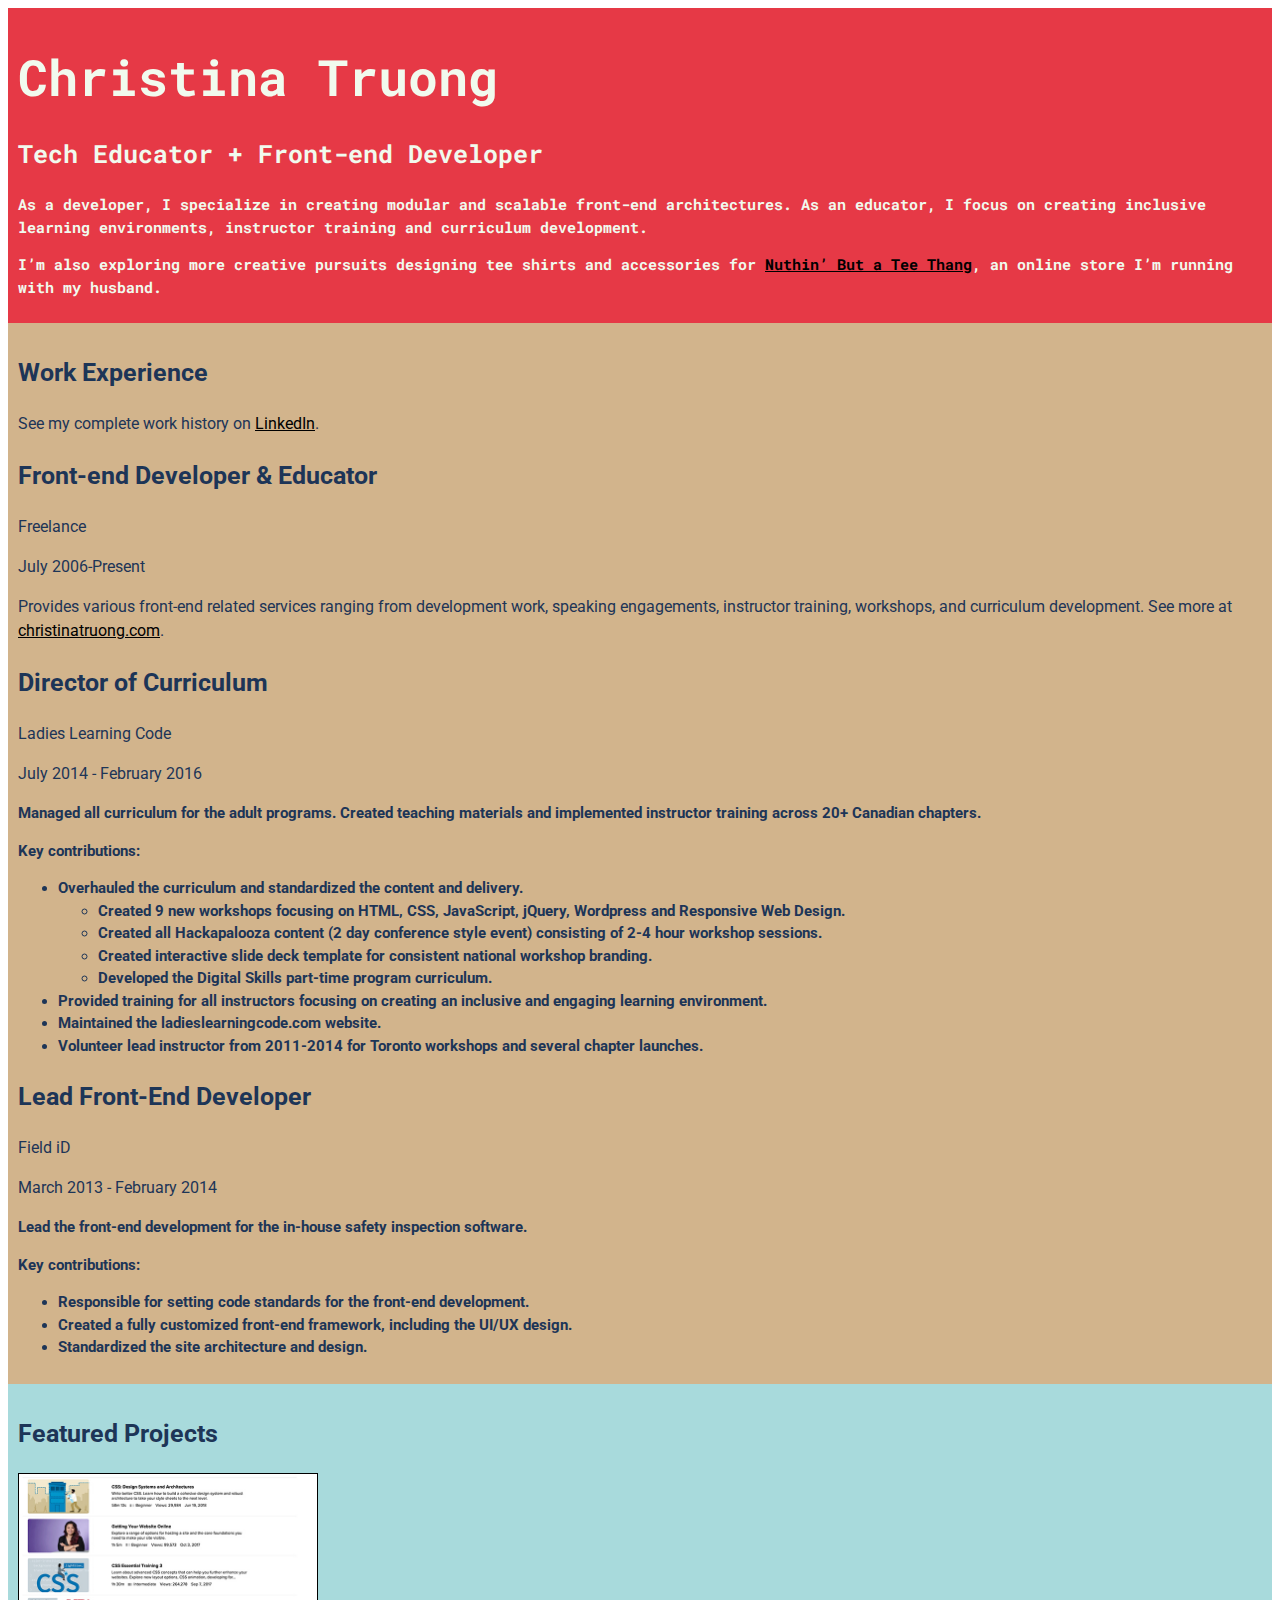
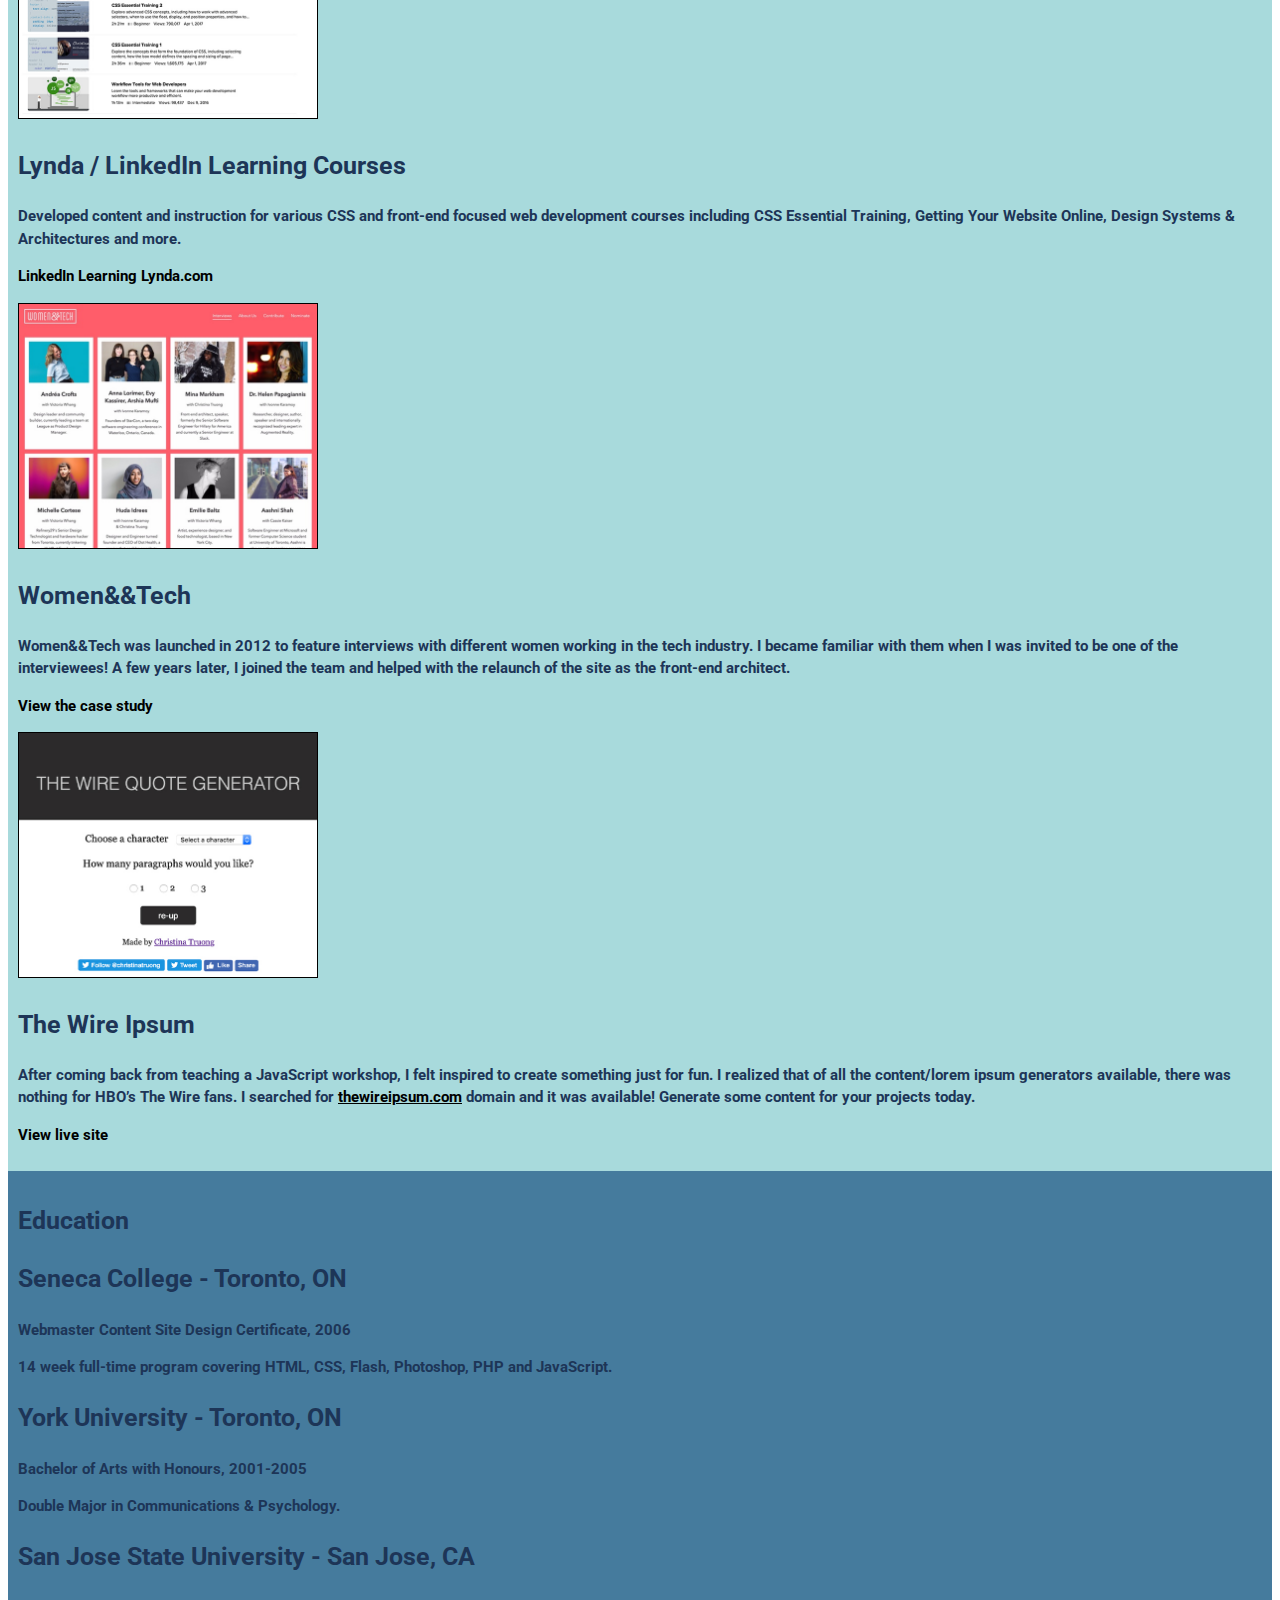
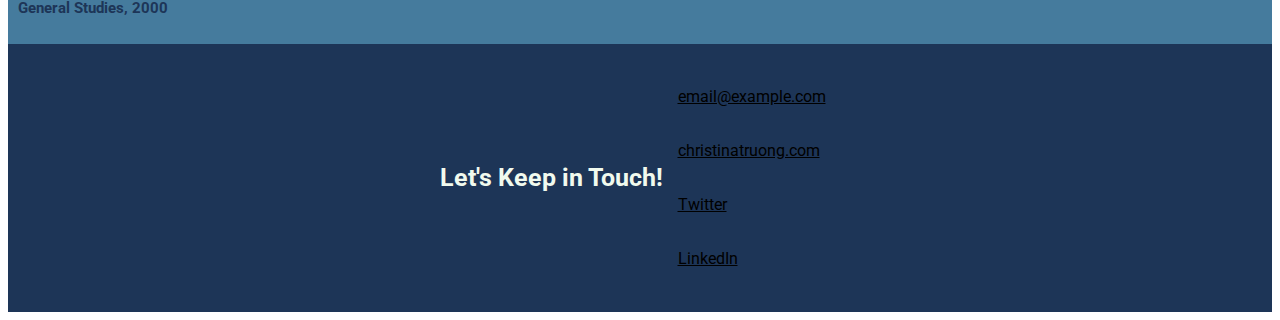
<file: hw01/index.html>
<!DOCTYPE html>
<html lang="en">
  <head>
    <meta charset="UTF-8">
    <meta name="viewport" content="width=device-width, initial-scale=1.0">
    <title>Christina Truong, Tech Educator + Front-end Developer</title>
    <link href="https://fonts.googleapis.com/css?family=Roboto|Roboto+Mono&display=swap" rel="stylesheet">
    <link rel="stylesheet" href="css/styles.css">
  </head>
  <body>
  <div class="container">
    <main>
      <!-- ***************  ABOUT / PROFILE  **************** -->
      <section>
        <div class= "about">
          <h1>Christina Truong</h1>
          <h2>Tech Educator + Front-end Developer</h2>

          <h3><p>As a developer, I specialize in creating modular and scalable front-end architectures. As an educator, I focus on creating inclusive learning environments, instructor training and curriculum development.</p>
          <p>I’m also exploring more creative pursuits designing tee shirts and accessories for <a href="http://teethang.com" target="_blank">Nuthin’ But a Tee Thang</a>, an online store I’m running with my husband.</p></h3>
        </div>
      </section>

      <!-- ****************  WORK EXPERIENCE  ******************** -->
      <section>
        <div class= "work">
          <h2>Work Experience</h2>
          <p>See my complete work history on <a href="https://www.linkedin.com/in/christinatruong/">LinkedIn</a>.</p>

          <!-- Job 1 -->
          <section>
            <div>
              <h2>Front-end Developer & Educator</h2>
              <p>Freelance</p>
              <p>July 2006-Present</p>
            </div>
            <div>
              <p>Provides various front-end related services ranging from development work, speaking engagements, instructor training, workshops, and curriculum development. See more at  <a href="http://christinatruong.com">christinatruong.com</a>.</p>
            </div>
          </section>

          <!-- Job 2 -->
          <section>
            <div>
              <h2>Director of Curriculum</h2>
              <p>Ladies Learning Code</p>
              <p>July 2014 - February 2016</p>
            </div>
            <div>
              <h3><p>Managed all curriculum for the adult programs. Created teaching materials and implemented instructor training across 20+ Canadian chapters.</p>
              <p>Key contributions:</p>
              <ul>
                <li>Overhauled the curriculum and standardized the content and delivery.
                  <ul>
                    <li>Created 9 new workshops focusing on HTML, CSS, JavaScript, jQuery, Wordpress and Responsive Web Design.</li>
                    <li>Created all Hackapalooza content (2 day conference style event) consisting of 2-4 hour workshop sessions.</li>
                    <li>Created interactive slide deck template for consistent national workshop branding.</li>
                    <li>Developed the Digital Skills part-time program curriculum.</li>
                  </ul>
                </li>
                <li>Provided training for all instructors focusing on creating an inclusive and engaging learning environment.</li>
                <li>Maintained the ladieslearningcode.com website.</li>
                <li>Volunteer lead instructor from 2011-2014 for Toronto workshops and several chapter launches.</li></h3>
              </ul>
            </div>
          </section>

          <!-- Job 3 -->
          <section>
            <div>
              <h2>Lead Front-End Developer</h2>
              <p>Field iD</p>
              <p>March 2013 - February 2014</p>
            </div>
            <div>
              <h3><p>Lead the front-end development for the in-house safety inspection software.</p>
              <p>Key contributions:</p>
              <ul>
                <li>Responsible for setting code standards for the front-end development.</li>
                <li>Created a fully customized front-end framework, including the UI/UX design.</li>
                <li>Standardized the site architecture and design.</li></h3>
              </ul>
            </div>
          </section>
        </div>
      </section>
      <!-- ************ PROJECTS / PORTFOLIO  ************** -->
      <section>
        <div class="projects">
          <h2>Featured Projects</h2>

          <!-- Project 1 -->
          <section class=project-item1>
            <img src="images/project-courses.jpg" alt="Lynda & LinkedIn Learning course list">
            <style>
              img {
                  width:300px;
                  border:1px solid black;
                }
            </style>
            <h2>Lynda / LinkedIn Learning Courses</h2>
            <h3><p>Developed content and instruction for various CSS and front-end focused web development courses including CSS Essential Training, Getting Your Website Online, Design Systems & Architectures and more.</p>
            <a>LinkedIn Learning</a>
            <a>Lynda.com</a></h3>
          </section>

          <!-- Project 2 -->
          <section class="project-item2">
            <img src="images/project-women-tech.jpg" alt="Women and Tech website">
            <h2>Women&&Tech</h2>
            <h3><p>Women&&Tech was launched in 2012 to feature interviews with different women working in the tech industry. I became familiar with them when I was invited to be one of the interviewees! A few years later, I joined the team and helped with the relaunch of the site as the front-end architect.</p>
            <a>View the case study</a></h3>
          </section>

          <!-- Project 3 -->
          <section class="project-item3">
            <img src="images/project-wire-ipsum.jpg" alt="The Wire Ipsum website">
            <h2>The Wire Ipsum</h2>
            <h3><p>After coming back from teaching a JavaScript workshop, I felt inspired to create something just for fun. I realized that of all the content/lorem ipsum generators available, there was nothing for HBO’s The Wire fans. I searched for <a href="http://thewireipsum.com" target="_blank">thewireipsum.com</a> domain and it was available! Generate some content for your projects today.</p>
            <a>View live site</a></h3>
          </section>
        </div>
      </section>

      <!-- *************  EDUCATION & CERTIFICATIONS *********** -->
      <section>
        <div class="edu">
          <h2>Education</h2>

          <section>
            <h2>Seneca College - Toronto, ON</h2>
            <h3><p>Webmaster Content Site Design Certificate, 2006</p>
            <p>14 week full-time program covering HTML, CSS, Flash, Photoshop, PHP and JavaScript.</p></h3>
          </section>

          <section>
            <h2>York University - Toronto, ON</h2>
            <h3><p>Bachelor of Arts with Honours, 2001-2005</p>
            <p>Double Major in Communications & Psychology.</p></h3>
          </section>

          <section>
            <h2>San Jose State University - San Jose, CA</h2>
            <h3><p>General Studies, 2000</p></h3>
          </section>
        </div>
      </section>

      <!-- ************  CONTACT INFO / SOCIAL MEDIA  ************ -->
      <section>
        <div class= "footer">
          <h2>Let's Keep in Touch!</h2>

          <!-- Social media and contact links. Add or remove any networks. -->
          <ul class="contact-list">
            <li><a href="mailto:email@example.com">email@example.com</a></li>
            <li><a href="http://christinatruong.com" target="_blank">christinatruong.com</a></li>
            <li><a href="http://twitter.com/christinatruong" target="_blank">Twitter</a></li>
            <li><a href="#" target="_blank">LinkedIn</a></li>
          </ul>
        </div>
      </section>
    </main>
  </body>
</html>
</file>
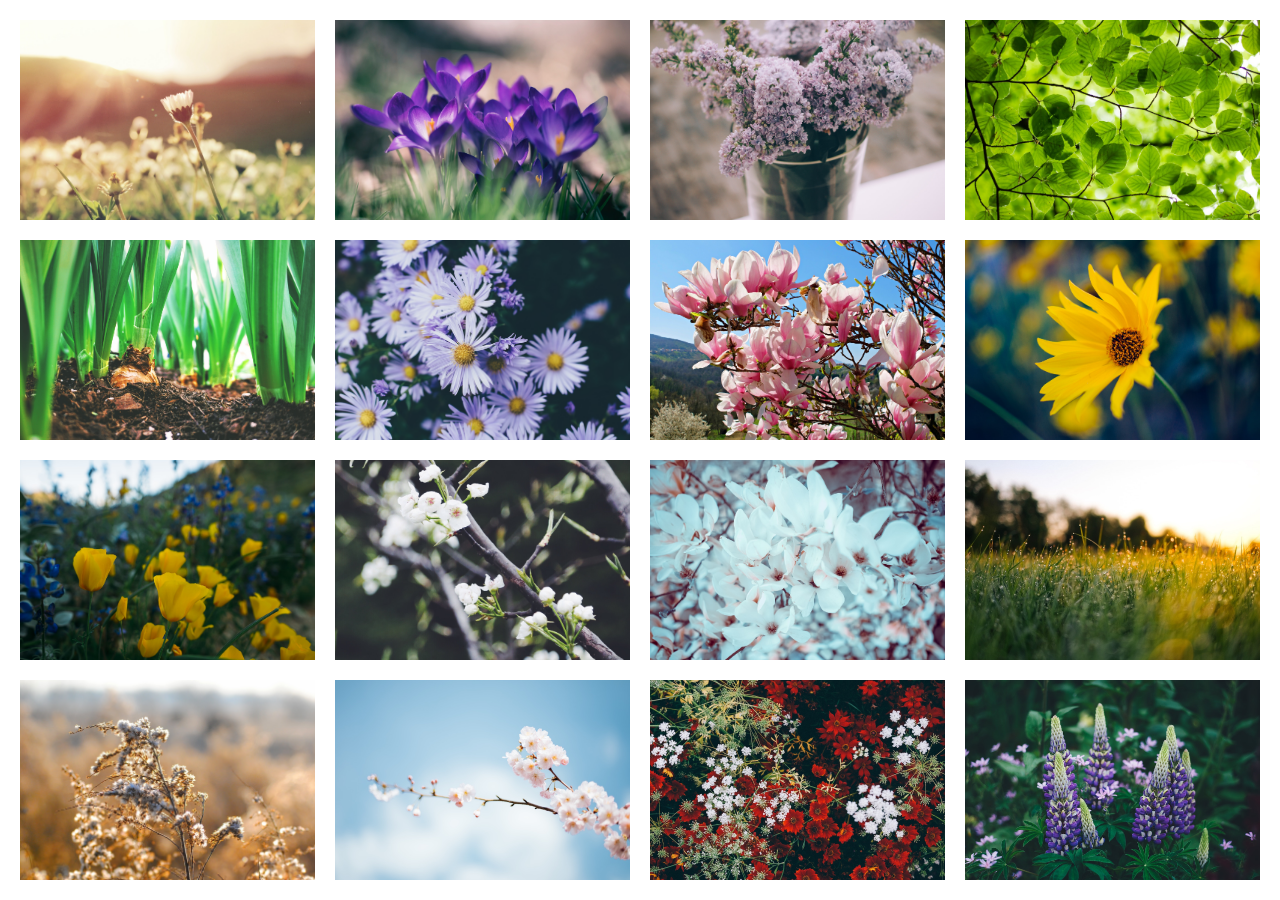
<file: hw03/index.html>
<!DOCTYPE html>
<html lang="en" dir="ltr">
    <head>
        <meta charset="utf-8">
        <title>Image Gallery</title>
        <link rel="stylesheet" href="css/gallery.css">
        <link rel="stylesheet" href="css/carousel.css">
        <meta name="viewport" content="width=device-width, initial-scale=1.0">

    </head>
    <body>
        <main>
            <section class="cards">
                <div class="card" style="background-image:url('images/field1.jpg')"></div>
                <div class="card" style="background-image:url('images/purple.jpg')"></div>
                <div class="card" style="background-image:url('images/jar.jpg')"></div>
                <div class="card" style="background-image:url('images/green.jpg')"></div>
                <div class="card" style="background-image:url('images/green1.jpg')"></div>
                <div class="card" style="background-image:url('images/purple1.jpg')"></div>
                <div class="card" style="background-image:url('images/magnolias.jpg')"></div>
                <div class="card" style="background-image:url('images/daisy1.jpg')"></div>
                <div class="card" style="background-image:url('images/poppies.jpg')"></div>
                <div class="card" style="background-image:url('images/dogwoods.jpg')"></div>
                <div class="card" style="background-image:url('images/blossom.jpg')"></div>
                <div class="card" style="background-image:url('images/field3.jpg')"></div>
                <div class="card" style="background-image:url('images/field4.jpg')"></div>
                <div class="card" style="background-image:url('images/branch.jpg')"></div>
                <div class="card" style="background-image:url('images/red.jpg')"></div>
                <div class="card" style="background-image:url('images/purple2.jpg')"></div>
            </section>

            <!-- preview panel -->
            <section class="preview">
                <div class="featured_image"></div>
                <button class="close" id="close">&times;</button>
                <button class="prev" id="prev">&lsaquo;</button>
                <button class="next" id="next">&rsaquo;</button>
            </section>
            <!-- end preview panel -->

        </main>
        <script type="text/javascript" src="js/index.js"></script>
    </body>
</html>
</file>
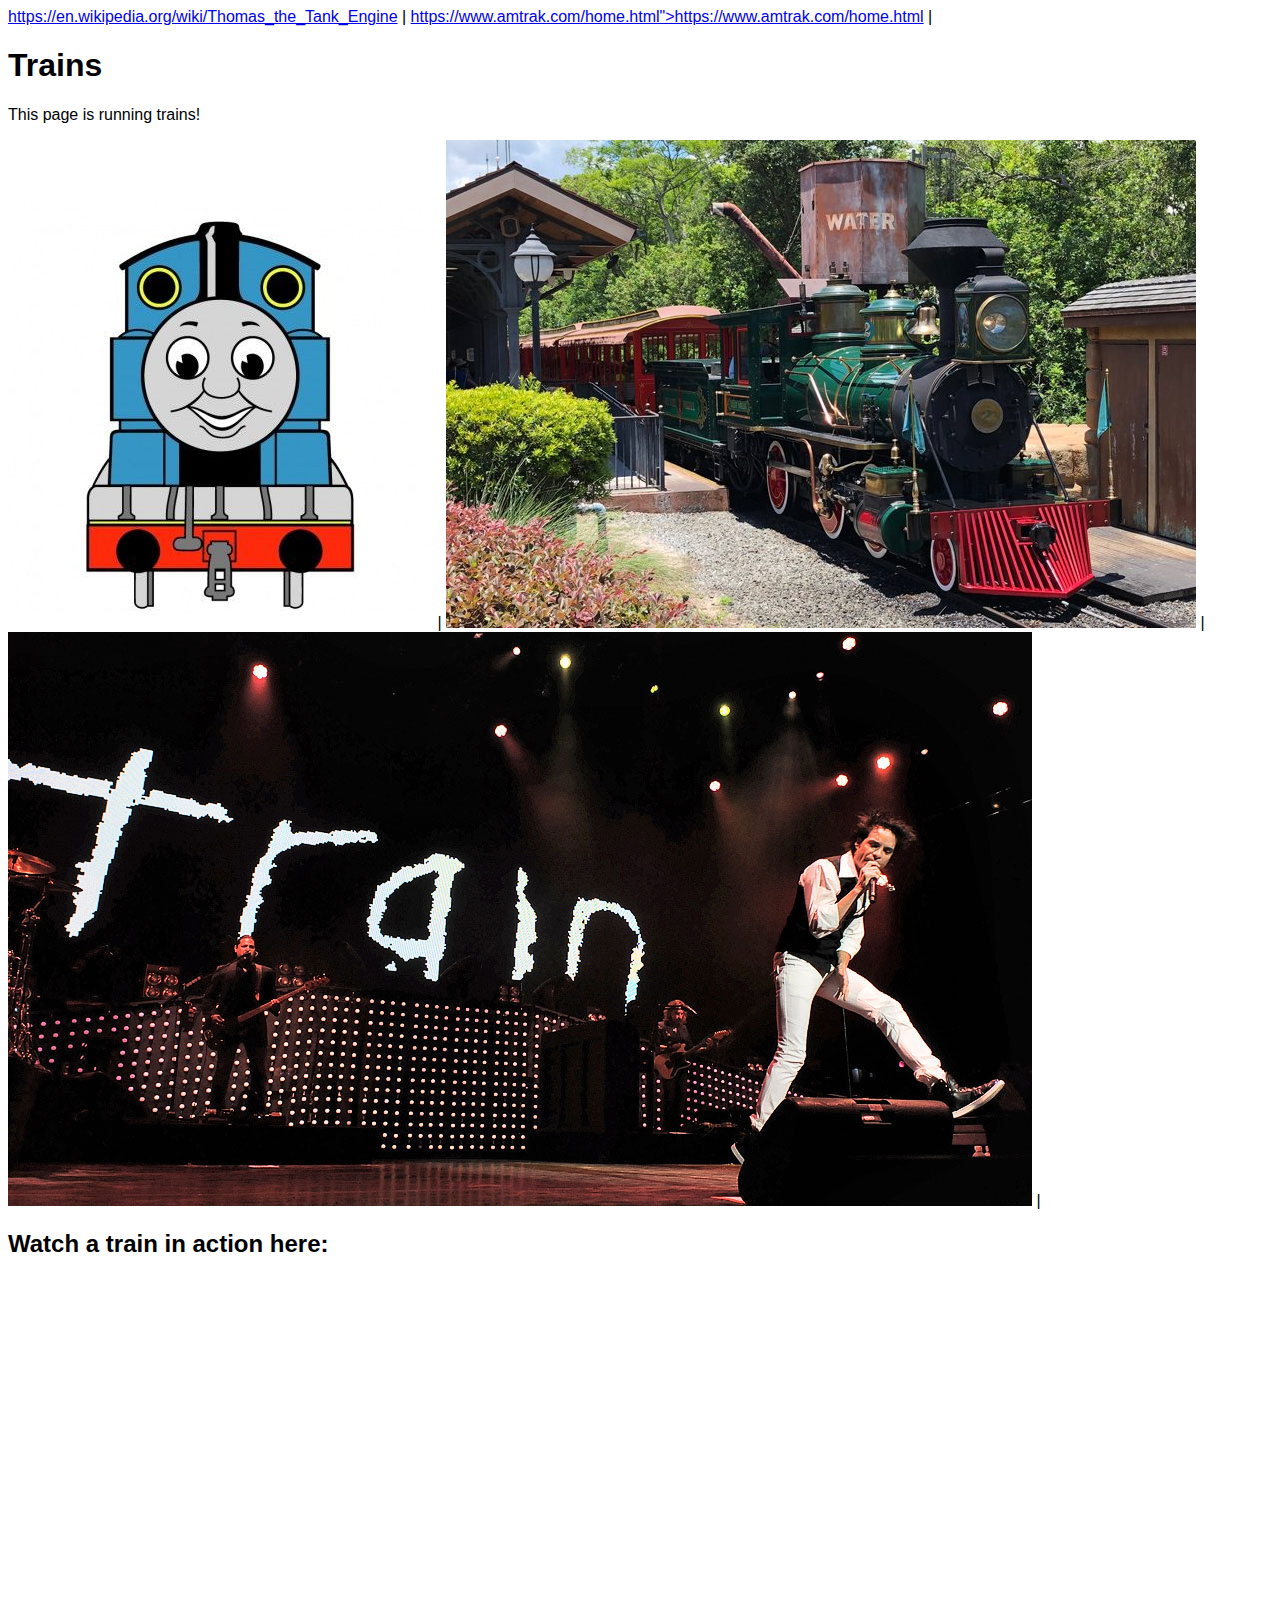
<file: tutorial01/index.html>
<!DOCTYPE html>
<html lang="en">
   <head>
        <!-- stylesheets and metadata go here -->
       <title>Trains</title>
       <link rel="stylesheet" href="style.css">
   </head>
   <body>
      <!-- Menu goes here-->
      <div>
          <a href="#">https://en.wikipedia.org/wiki/Thomas_the_Tank_Engine</a> |
          <a href="#">https://www.amtrak.com/home.html">https://www.amtrak.com/home.html</a> |
      </div>


       <h1>Trains</h1>
       <p>
         This page is running trains!
       </p>

       <img src="thomasthetrain.jpg" /> |
       <img src="disneytrain.jpg" /> |
       <img src="trainband.jpg" /> |

       <h2>Watch a train in action here:</h1>
        <iframe width="560" height="315" src="https://www.youtube.com/embed/kVpv8-5XWOI" frameborder="0" allow="accelerometer; autoplay; encrypted-media; gyroscope; picture-in-picture" allowfullscreen>
        </iframe>
   </body>
</html>
</file>
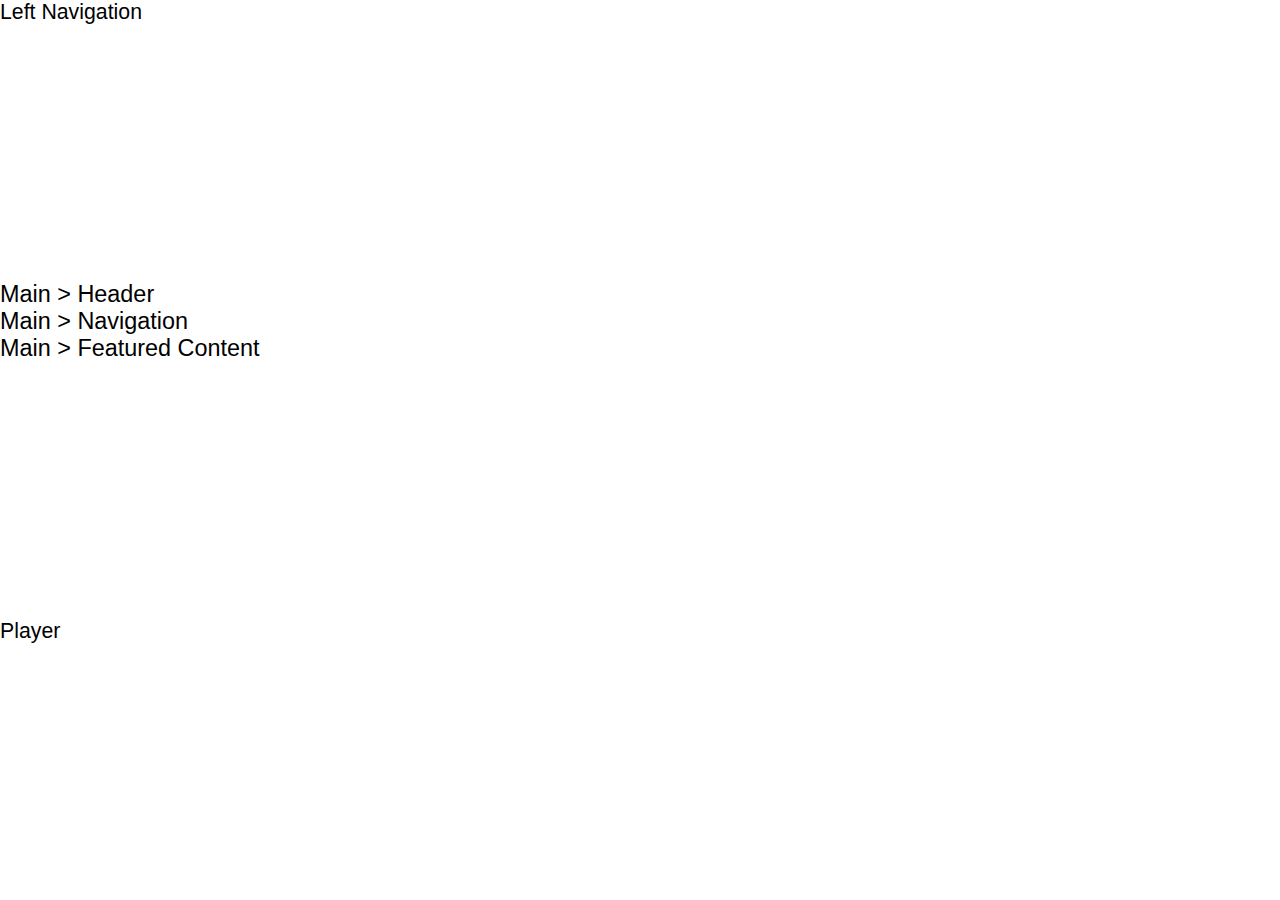
<file: hw02/01_cssgrid/index.html>
<html>
    <head>
        <title>Spotify Player</title>
        <link rel="stylesheet" href="layout.css">
        <meta name="viewport" content="width=device-width, initial-scale=1.0">
    </head>
    <body id="container">
        <aside id="sidebar">
            Left Navigation
        </aside>
        <main>
            <header>
                Main > Header
            </header>
            <nav>
                Main > Navigation
            </nav>
            <section id="featured-content">
                Main > Featured Content
            </section>
        </main>
        <footer>
            Player
        </footer>
    </body>
</html>
</file>
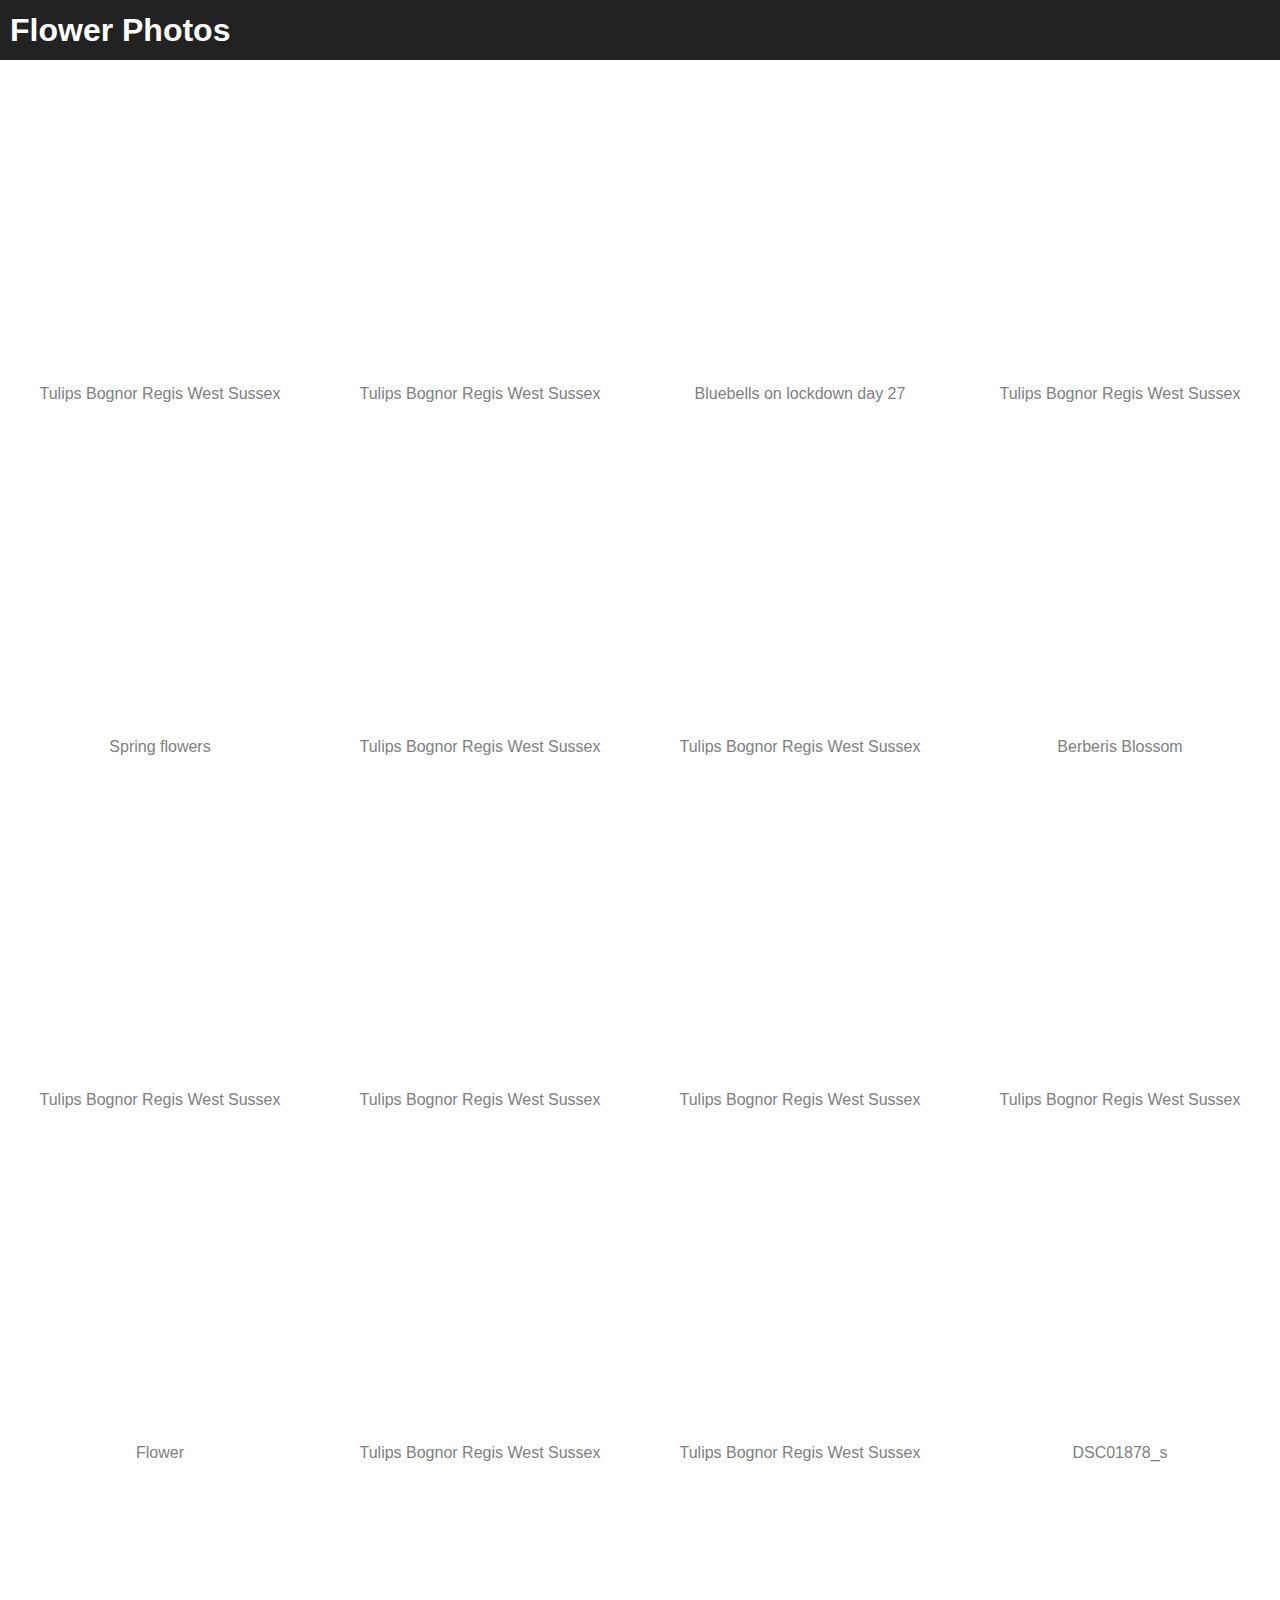
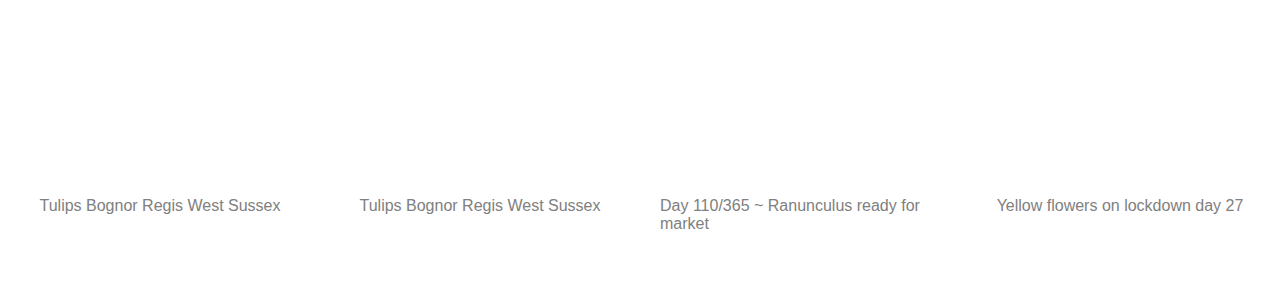
<file: hw02/02_flexbox/index.html>
<!DOCTYPE html>
<html lang="en" dir="ltr">
    <head>
        <meta charset="utf-8">
        <title>Image Gallery</title>
        <link rel="stylesheet" href="css/gallery.css">
    </head>
    <body>
        <nav>
            <h1>Flower Photos</h1>
        </nav>
        <main class="content">
            <section class="cards">
              <section class="card">
                  <div>
                      <div class="image-div" style="background-image: url('https://live.staticflickr.com/65535/49793205651_aced6f4866_b.jpg');"></div>
                      <div class="caption">Tulips Bognor Regis West Sussex</div>
                  </div>
              </section>
              <section class="card">
                  <div>
                      <div class="image-div" style="background-image: url('https://live.staticflickr.com/65535/49792659933_cc861d50b7_b.jpg');"></div>
                      <div class="caption">Tulips Bognor Regis West Sussex</div>
                  </div>
              </section>
              <section class="card">
                  <div>
                      <div class="image-div" style="background-image: url('https://live.staticflickr.com/65535/49792658778_ab3b1df5d1_b.jpg');"></div>
                      <div class="caption">Bluebells on lockdown day 27</div>
                  </div>
              </section>
              <section class="card">
                  <div>
                      <div class="image-div" style="background-image: url('https://live.staticflickr.com/65535/49792664528_f16513baec_b.jpg');"></div>
                      <div class="caption">Tulips Bognor Regis West Sussex</div>
                  </div>
              </section>
              <section class="card">
                  <div>
                      <div class="image-div" style="background-image: url('https://live.staticflickr.com/65535/49792676878_a659a56919_b.jpg');"></div>
                      <div class="caption">Spring flowers</div>
                  </div>
              </section>
              <section class="card">
                  <div>
                      <div class="image-div" style="background-image: url('https://live.staticflickr.com/65535/49793511297_b7967599c7_b.jpg');"></div>
                      <div class="caption">Tulips Bognor Regis West Sussex</div>
                  </div>
              </section>
              <section class="card">
                  <div>
                      <div class="image-div" style="background-image: url('https://live.staticflickr.com/65535/49792660018_34abca7618_b.jpg');"></div>
                      <div class="caption">Tulips Bognor Regis West Sussex</div>
                  </div>
              </section>
              <section class="card">
                  <div>
                      <div class="image-div" style="background-image: url('https://live.staticflickr.com/65535/49792629178_64acac5148_b.jpg');"></div>
                      <div class="caption">Berberis Blossom</div>
                  </div>
              </section>
              <section class="card">
                  <div>
                      <div class="image-div" style="background-image: url('https://live.staticflickr.com/65535/49793207236_51aa1f4269_b.jpg');"></div>
                      <div class="caption">Tulips Bognor Regis West Sussex</div>
                  </div>
              </section>
              <section class="card">
                  <div>
                      <div class="image-div" style="background-image: url('https://live.staticflickr.com/65535/49793219056_f2c5bb8621_b.jpg');"></div>
                      <div class="caption">Tulips Bognor Regis West Sussex</div>
                  </div>
              </section>
              <section class="card">
                  <div>
                      <div class="image-div" style="background-image: url('https://live.staticflickr.com/65535/49792658033_c9a55ebf42_b.jpg');"></div>
                      <div class="caption">Tulips Bognor Regis West Sussex</div>
                  </div>
              </section>
              <section class="card">
                  <div>
                      <div class="image-div" style="background-image: url('https://live.staticflickr.com/65535/49792660448_cd43d556df_b.jpg');"></div>
                      <div class="caption">Tulips Bognor Regis West Sussex</div>
                  </div>
              </section>
              <section class="card">
                  <div>
                      <div class="image-div" style="background-image: url('https://live.staticflickr.com/65535/49793209166_5b8a0ae5c6_b.jpg');"></div>
                      <div class="caption">Flower</div>
                  </div>
              </section>
              <section class="card">
                  <div>
                      <div class="image-div" style="background-image: url('https://live.staticflickr.com/65535/49793208726_f0ac1e6b81_b.jpg');"></div>
                      <div class="caption">Tulips Bognor Regis West Sussex</div>
                  </div>
              </section>
              <section class="card">
                  <div>
                      <div class="image-div" style="background-image: url('https://live.staticflickr.com/65535/49793523157_2e88b562aa_b.jpg');"></div>
                      <div class="caption">Tulips Bognor Regis West Sussex</div>
                  </div>
              </section>
              <section class="card">
                  <div>
                      <div class="image-div" style="background-image: url('https://live.staticflickr.com/65535/49793225756_ea2a82f362_b.jpg');"></div>
                      <div class="caption">DSC01878_s</div>
                  </div>
              </section>
              <section class="card">
                  <div>
                      <div class="image-div" style="background-image: url('https://live.staticflickr.com/65535/49793522892_1c9f798a53_b.jpg');"></div>
                      <div class="caption">Tulips Bognor Regis West Sussex</div>
                  </div>
              </section>
              <section class="card">
                  <div>
                      <div class="image-div" style="background-image: url('https://live.staticflickr.com/65535/49793205546_de43e99833_b.jpg');"></div>
                      <div class="caption">Tulips Bognor Regis West Sussex</div>
                  </div>
              </section>
              <section class="card">
                  <div>
                      <div class="image-div" style="background-image: url('https://live.staticflickr.com/65535/49793520882_b27b68994e_b.jpg');"></div>
                      <div class="caption">Day 110/365 ~ Ranunculus ready for market</div>
                  </div>
              </section>
              <section class="card">
                  <div>
                      <div class="image-div" style="background-image: url('https://live.staticflickr.com/65535/49793205051_6fafef1828_b.jpg');"></div>
                      <div class="caption">Yellow flowers on lockdown day 27</div>
                  </div>
              </section>
            </section>
        </main>
    </body>
</html>
</file>
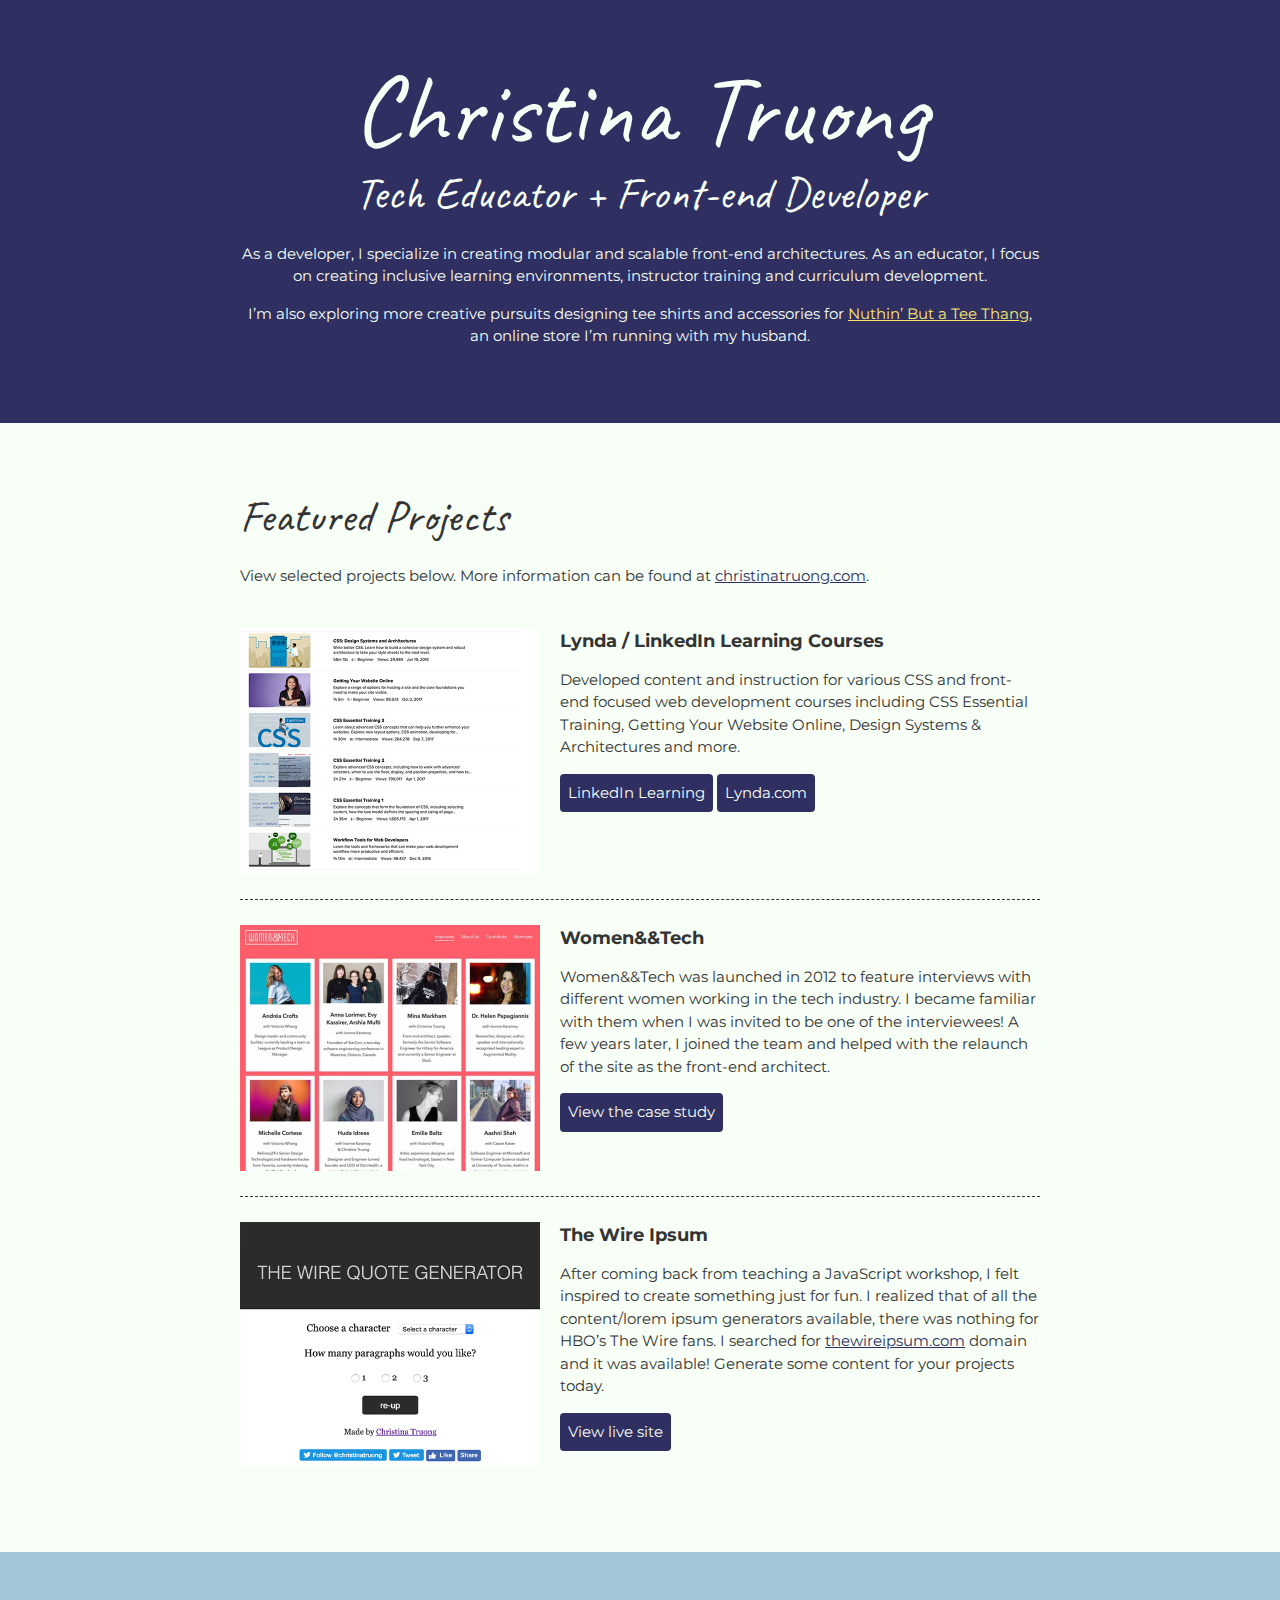
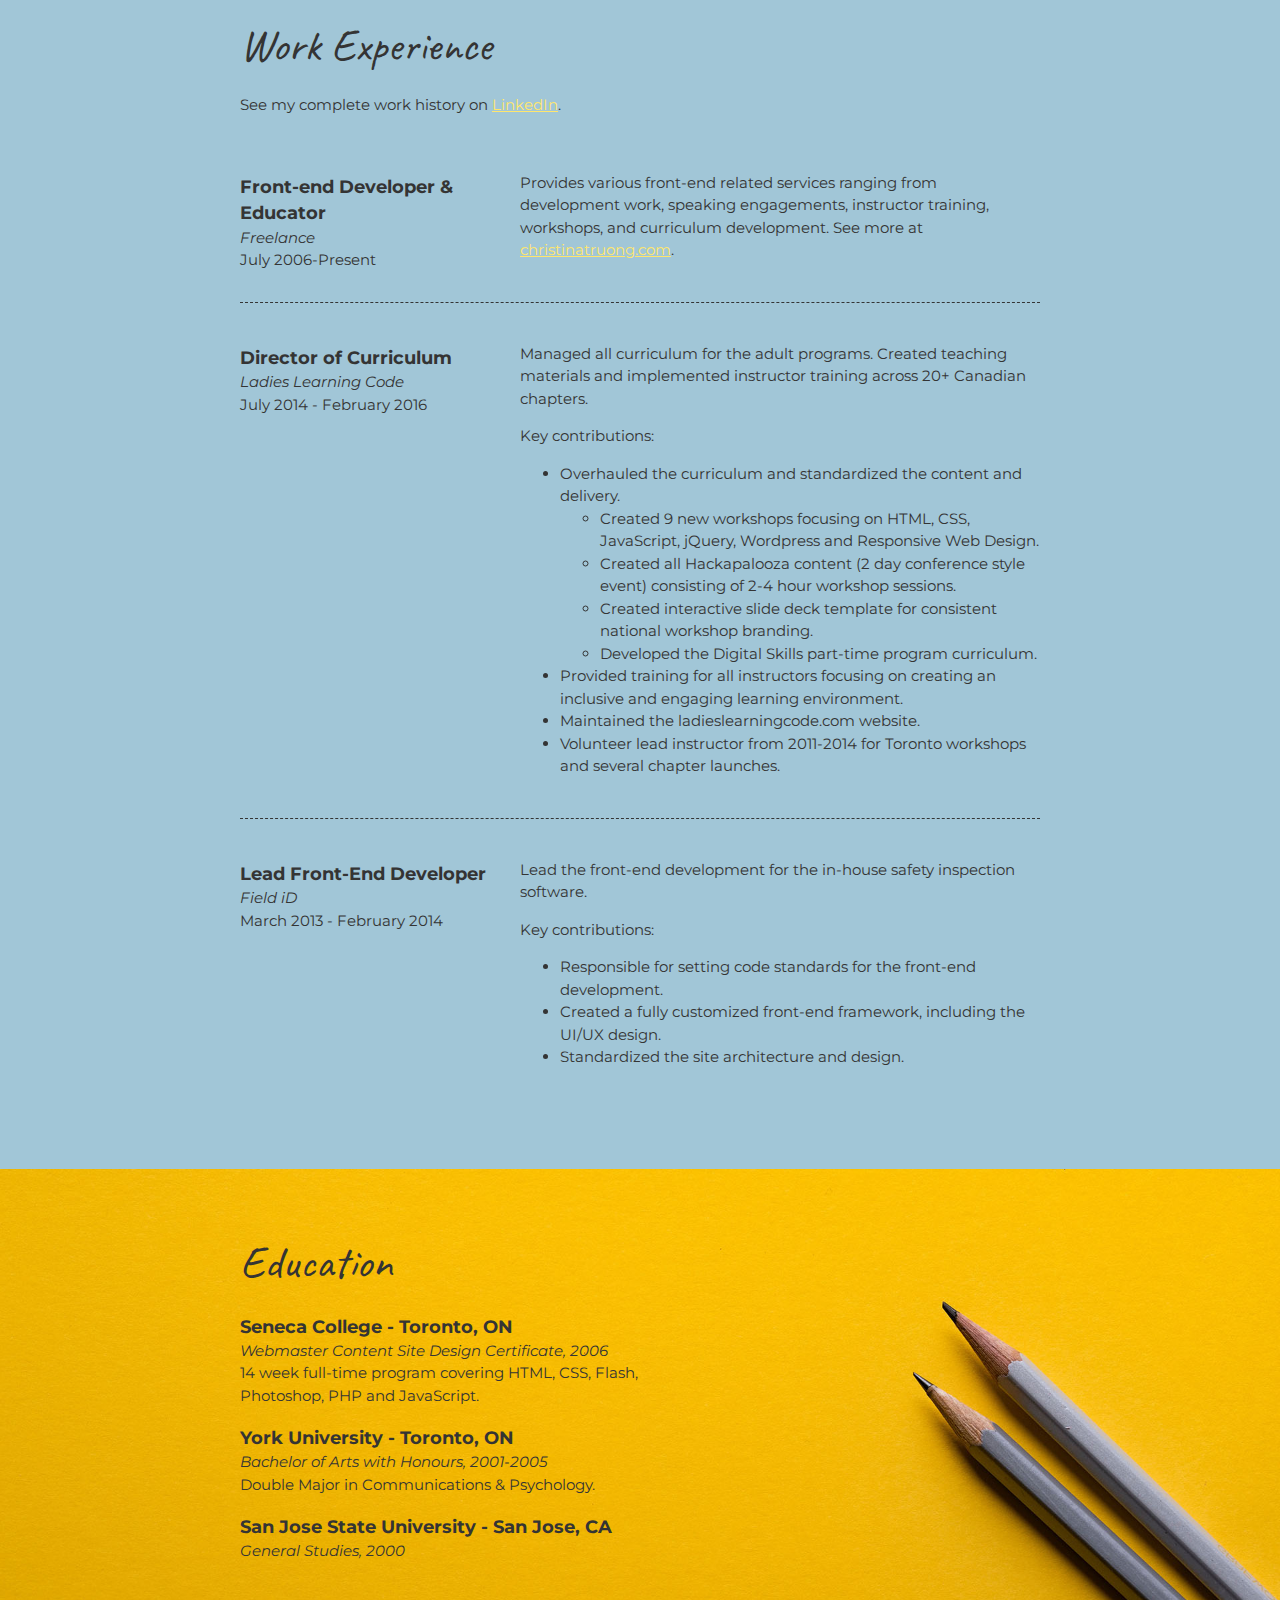
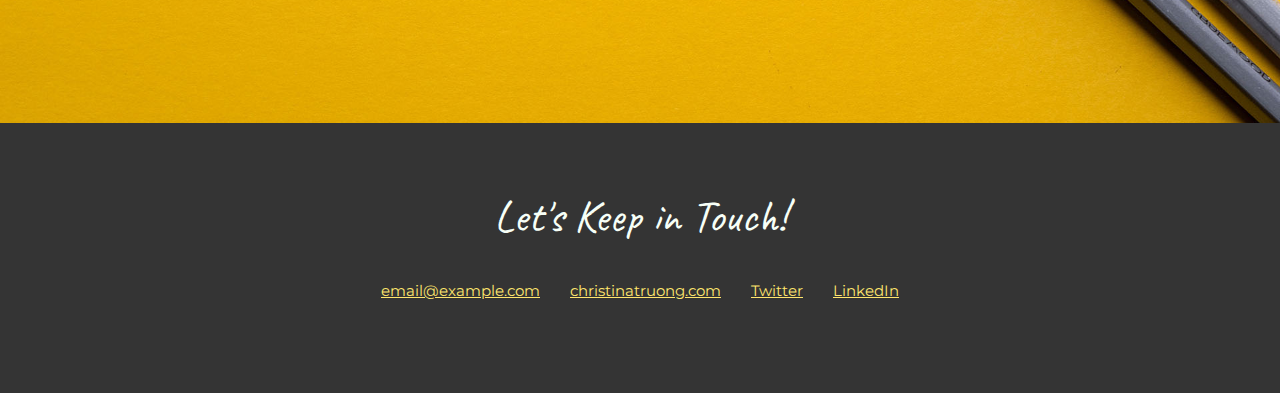
<file: hw01/christina.html>
<!DOCTYPE html>
<html lang="en">
  <head>
    <meta charset="UTF-8">
    <meta name="viewport" content="width=device-width, initial-scale=1.0">
    <title>Christina Truong, Tech Educator + Front-end Developer</title>
    <link href="https://fonts.googleapis.com/css?family=Caveat|Montserrat:400,600&display=swap" rel="stylesheet">
    <link rel="stylesheet" href="css/christina.css">
  </head>
  <body>
    <main>
      <!-- ***************  ABOUT / PROFILE  **************** -->
      <header>
        <div class="content-wrap">
          <h1>Christina Truong</h1>
          <h2>Tech Educator + Front-end Developer</h2>

          <p>As a developer, I specialize in creating modular and scalable front-end architectures. As an educator, I focus on creating inclusive learning environments, instructor training and curriculum development.</p>
          <p>I’m also exploring more creative pursuits designing tee shirts and accessories for <a href="http://teethang.com" target="_blank">Nuthin’ But a Tee Thang</a>, an online store I’m running with my husband.</p>
        </div>
      </header>

      <!-- ************ PROJECTS / PORTFOLIO  ************** -->
      <section class="projects">
        <div class="content-wrap divider">
          <h2>Featured Projects</h2>
          <p>View selected projects below. More information can be found at <a href="http://christinatruong.com">christinatruong.com</a>.</p>

          <!-- Project 1 -->
          <section class="project-item">
            <img src="images/project-courses.jpg" alt="Lynda & LinkedIn Learning course list">
            <h3>Lynda / LinkedIn Learning Courses</h3>
            <p>Developed content and instruction for various CSS and front-end focused web development courses including CSS Essential Training, Getting Your Website Online, Design Systems & Architectures and more.</p>
            <a class="btn" href="https://www.linkedin.com/learning/instructors/christina-truong?u=2125562" target="_blank">LinkedIn Learning</a>
            <a class="btn" href="https://www.lynda.com/Christina-Truong/7842227-1.html">Lynda.com</a>
          </section>

          <!-- Project 2 -->
          <section class="project-item">
            <img src="images/project-women-tech.jpg" alt="Women and Tech website">
            <h3>Women&&Tech</h3>
            <p>Women&&Tech was launched in 2012 to feature interviews with different women working in the tech industry. I became familiar with them when I was invited to be one of the interviewees! A few years later, I joined the team and helped with the relaunch of the site as the front-end architect.</p>
            <a class="btn" href="http://christinatruong.com/projects/women-and-tech-redesign.html" target="_blank">View the case study</a>
          </section>

          <!-- Project 3 -->
          <section class="project-item">
            <img src="images/project-wire-ipsum.jpg" alt="The Wire Ipsum website">
            <h3>The Wire Ipsum</h3>
            <p>After coming back from teaching a JavaScript workshop, I felt inspired to create something just for fun. I realized that of all the content/lorem ipsum generators available, there was nothing for HBO’s The Wire fans. I searched for <a href="http://thewireipsum.com" target="_blank">thewireipsum.com</a> domain and it was available! Generate some content for your projects today.</p>
            <a class="btn" href="http://thewireipsum.com" target="_blank">View live site</a>
          </section>
        </div>
      </section>

      <!-- ****************  WORK EXPERIENCE  ******************** -->
      <section class="work-experience">
        <div class="content-wrap item-details divider">
          <h2>Work Experience</h2>
          <p>See my complete work history on <a href="https://www.linkedin.com/in/christinatruong/">LinkedIn</a>.</p>

          <!-- Job 1 -->
          <section class="job-item">
            <div class="job-details">
              <h3>Front-end Developer & Educator</h3>
              <p>Freelance</p>
              <p>July 2006-Present</p>
            </div>
            <div class="job-summary">
              <p>Provides various front-end related services ranging from development work, speaking engagements, instructor training, workshops, and curriculum development. See more at  <a href="http://christinatruong.com">christinatruong.com</a>.</p>
            </div>
          </section>

          <!-- Job 2 -->
          <section class="job-item">
            <div class="job-details">
              <h3>Director of Curriculum</h3>
              <p>Ladies Learning Code</p>
              <p>July 2014 - February 2016</p>
            </div>
            <div class="job-summary">
              <p>Managed all curriculum for the adult programs. Created teaching materials and implemented instructor training across 20+ Canadian chapters.</p>
              <p>Key contributions:</p>
              <ul>
                <li>Overhauled the curriculum and standardized the content and delivery.
                  <ul>
                    <li>Created 9 new workshops focusing on HTML, CSS, JavaScript, jQuery, Wordpress and Responsive Web Design.</li>
                    <li>Created all Hackapalooza content (2 day conference style event) consisting of 2-4 hour workshop sessions.</li>
                    <li>Created interactive slide deck template for consistent national workshop branding.</li>
                    <li>Developed the Digital Skills part-time program curriculum.</li>
                  </ul>
                </li>
                <li>Provided training for all instructors focusing on creating an inclusive and engaging learning environment.</li>
                <li>Maintained the ladieslearningcode.com website.</li>
                <li>Volunteer lead instructor from 2011-2014 for Toronto workshops and several chapter launches.</li>
              </ul>
            </div>
          </section>

          <!-- Job 3 -->
          <section class="job-item">
            <div class="job-details">
              <h3>Lead Front-End Developer</h3>
              <p>Field iD</p>
              <p>March 2013 - February 2014</p>
            </div>
            <div class="job-summary">
              <p>Lead the front-end development for the in-house safety inspection software.</p>
              <p>Key contributions:</p>
              <ul>
                <li>Responsible for setting code standards for the front-end development.</li>
                <li>Created a fully customized front-end framework, including the UI/UX design.</li>
                <li>Standardized the site architecture and design.</li>
              </ul>
            </div>
          </section>
        </div>
      </section>

      <!-- *************  EDUCATION & CERTIFICATIONS *********** -->
      <section class="education">
        <div class="content-wrap item-details">
          <h2>Education</h2>

          <section>
            <h3>Seneca College - Toronto, ON</h3>
            <p>Webmaster Content Site Design Certificate, 2006</p>
            <p>14 week full-time program covering HTML, CSS, Flash, Photoshop, PHP and JavaScript.</p>
          </section>

          <section>
            <h3>York University - Toronto, ON</h3>
            <p>Bachelor of Arts with Honours, 2001-2005</p>
            <p>Double Major in Communications & Psychology.</p>
          </section>

          <section>
            <h3>San Jose State University - San Jose, CA</h3>
            <p>General Studies, 2000</p>
          </section>
        </div>
      </section>

      <!-- ************  CONTACT INFO / SOCIAL MEDIA  ************ -->
      <footer>
        <div class="content-wrap">
          <h2>Let's Keep in Touch!</h2>

          <!-- Social media and contact links. Add or remove any networks. -->
          <ul class="contact-list">
            <li><a href="mailto:email@example.com">email@example.com</a></li>
            <li><a href="http://christinatruong.com" target="_blank">christinatruong.com</a></li>
            <li><a href="http://twitter.com/christinatruong" target="_blank">Twitter</a></li>
            <li><a href="#" target="_blank">LinkedIn</a></li>
          </ul>
        </div>
      </footer>
    </main>
  </body>
</html>
</file>
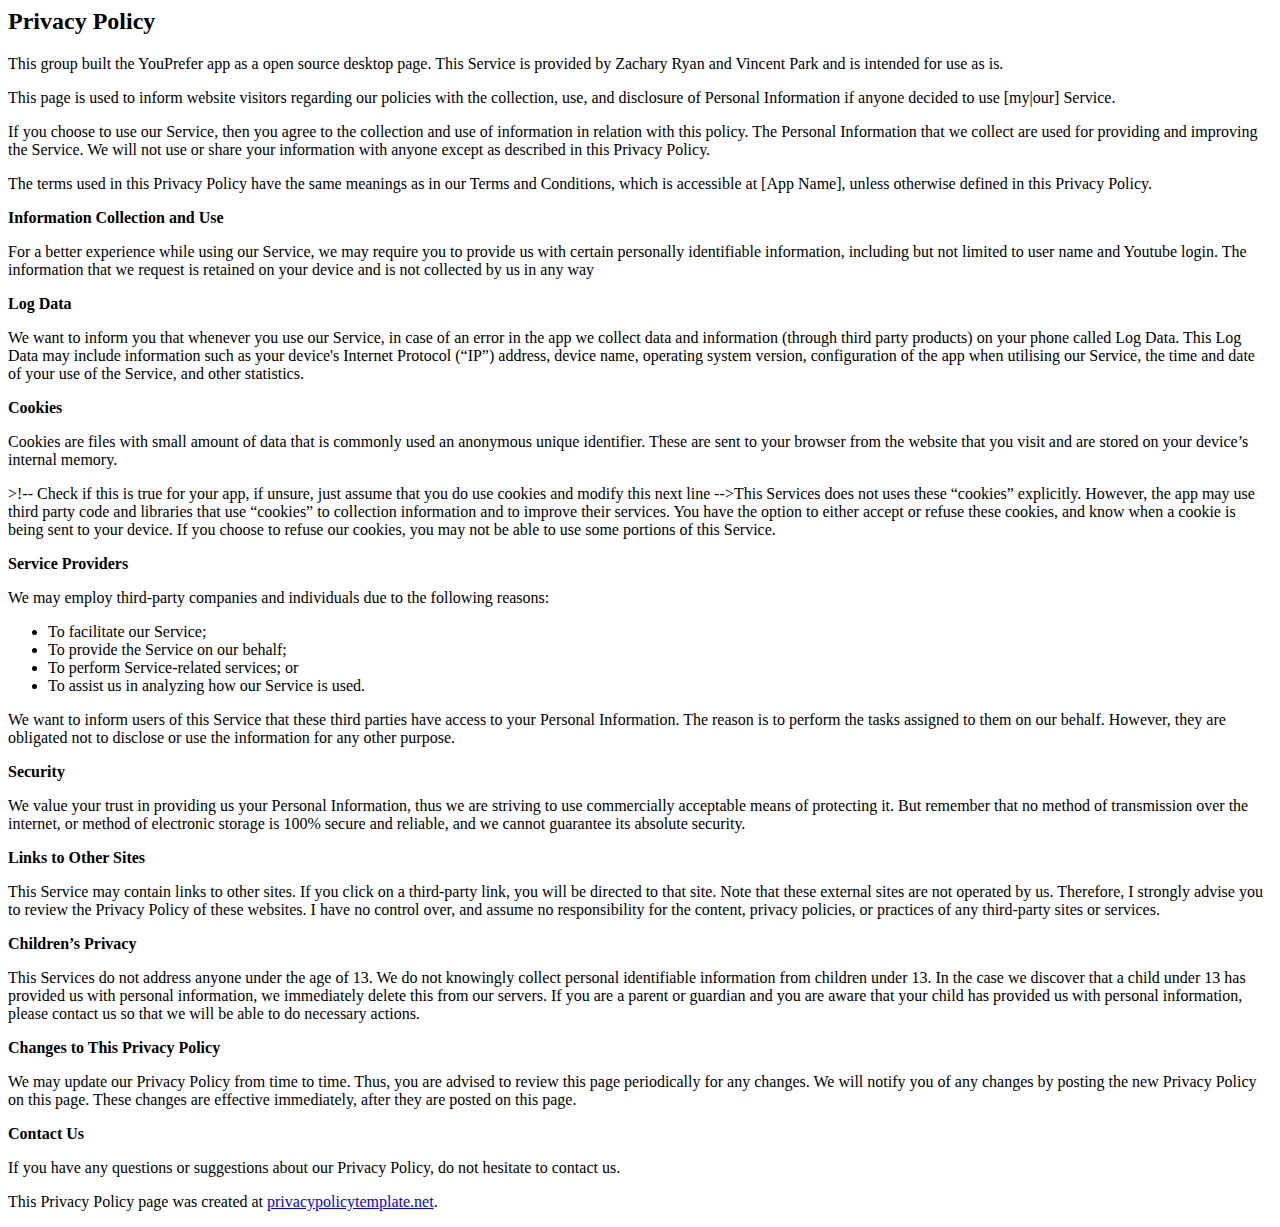
<file: project/privacy.html>
<html>
<body>
<h2>Privacy Policy</h2>
<p> This group built the YouPrefer app as a open source desktop page. This Service is provided by Zachary Ryan and Vincent Park and is intended
    for use as is.</p>
<p>This page is used to inform website visitors regarding our policies with the collection, use, and
    disclosure of Personal Information if anyone decided to use [my|our] Service.</p>
<p>If you choose to use our Service, then you agree to the collection and use of information in
    relation with this policy. The Personal Information that we collect are used for providing and
    improving the Service. We will not use or share your information with anyone except as described
    in this Privacy Policy.</p>
<p>The terms used in this Privacy Policy have the same meanings as in our Terms and Conditions,
    which is accessible at [App Name], unless otherwise defined in this Privacy Policy.</p>

<p><strong>Information Collection and Use</strong></p>
<p>For a better experience while using our Service, we may require you to provide us with certain
    personally identifiable information, including but not limited to user name and Youtube login.
	The information that we request is retained on your device and is not
    collected by us in any way

<p><strong>Log Data</strong></p>
<p>We want to inform you that whenever you use our Service, in case of an error in the app we collect
    data and information (through third party products) on your phone called Log Data. This Log Data
    may include information such as your device's Internet Protocol (“IP”) address, device name,
    operating system version, configuration of the app when utilising our Service, the time and date
    of your use of the Service, and other statistics.</p>

<p><strong>Cookies</strong></p>
<p>Cookies are files with small amount of data that is commonly used an anonymous unique identifier.
    These are sent to your browser from the website that you visit and are stored on your device’s
    internal memory.</p>
<p>>!-- Check if this is true for your app, if unsure, just assume that you do use cookies and modify this next line -->This Services does not uses these “cookies” explicitly. However, the app may use third party code
    and libraries that use “cookies” to collection information and to improve their services. You
    have the option to either accept or refuse these cookies, and know when a cookie is being sent
    to your device. If you choose to refuse our cookies, you may not be able to use some portions of
    this Service.</p>

<p><strong>Service Providers</strong></p> <!-- This part need seem like it's not needed, but if you use any Google services, or any other third party libraries, chances are, you need this. -->
<p>We may employ third-party companies and individuals due to the following reasons:</p>
<ul>
    <li>To facilitate our Service;</li>
    <li>To provide the Service on our behalf;</li>
    <li>To perform Service-related services; or</li>
    <li>To assist us in analyzing how our Service is used.</li>
</ul>
<p>We want to inform users of this Service that these third parties have access to your Personal
    Information. The reason is to perform the tasks assigned to them on our behalf. However, they
    are obligated not to disclose or use the information for any other purpose.</p>

<p><strong>Security</strong></p>
<p>We value your trust in providing us your Personal Information, thus we are striving to use
    commercially acceptable means of protecting it. But remember that no method of transmission over
    the internet, or method of electronic storage is 100% secure and reliable, and we cannot
    guarantee its absolute security.</p>

<p><strong>Links to Other Sites</strong></p>
<p>This Service may contain links to other sites. If you click on a third-party link, you will be
    directed to that site. Note that these external sites are not operated by us. Therefore, I
    strongly advise you to review the Privacy Policy of these websites. I have no control over, and
    assume no responsibility for the content, privacy policies, or practices of any third-party
    sites or services.</p>

<p><strong>Children’s Privacy</strong></p>
<p>This Services do not address anyone under the age of 13. We do not knowingly collect personal
    identifiable information from children under 13. In the case we discover that a child under 13
    has provided us with personal information, we immediately delete this from our servers. If you
    are a parent or guardian and you are aware that your child has provided us with personal
    information, please contact us so that we will be able to do necessary actions.</p>

<p><strong>Changes to This Privacy Policy</strong></p>
<p>We may update our Privacy Policy from time to time. Thus, you are advised to review this page
    periodically for any changes. We will notify you of any changes by posting the new Privacy Policy
    on this page. These changes are effective immediately, after they are posted on this page.</p>

<p><strong>Contact Us</strong></p>
<p>If you have any questions or suggestions about our Privacy Policy, do not hesitate to contact
    us.</p>
<p>This Privacy Policy page was created at <a href="https://privacypolicytemplate.net"
                                              target="_blank">privacypolicytemplate.net</a>.</p>
</body>
</html>
</file>
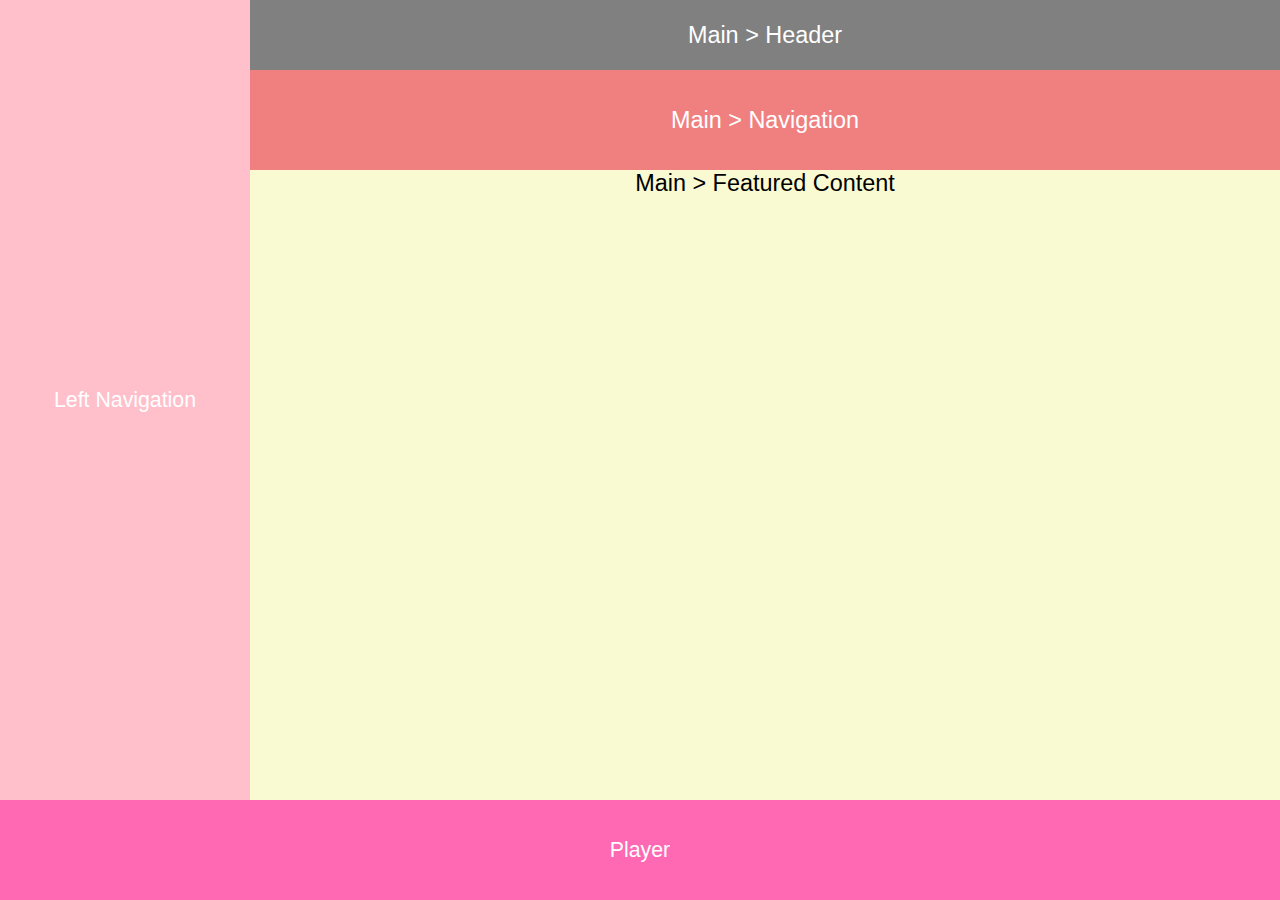
<file: hw02/01_cssgrid/hints/hint_1.html>
<html>
    <head>
        <title>Spotify Player</title>
        <link rel="stylesheet" href="hint_1.css">
        <meta name="viewport" content="width=device-width, initial-scale=1.0">
    </head>
    <body id="container">
        <aside id="sidebar">
            Left Navigation
        </aside>
        <main>
            <header>
                Main > Header
            </header>
            <nav>
                Main > Navigation
            </nav>
            <section id="featured-content">
                Main > Featured Content
            </section>
        </main>
        <footer>
            Player
        </footer>
    </body>
</html>
</file>
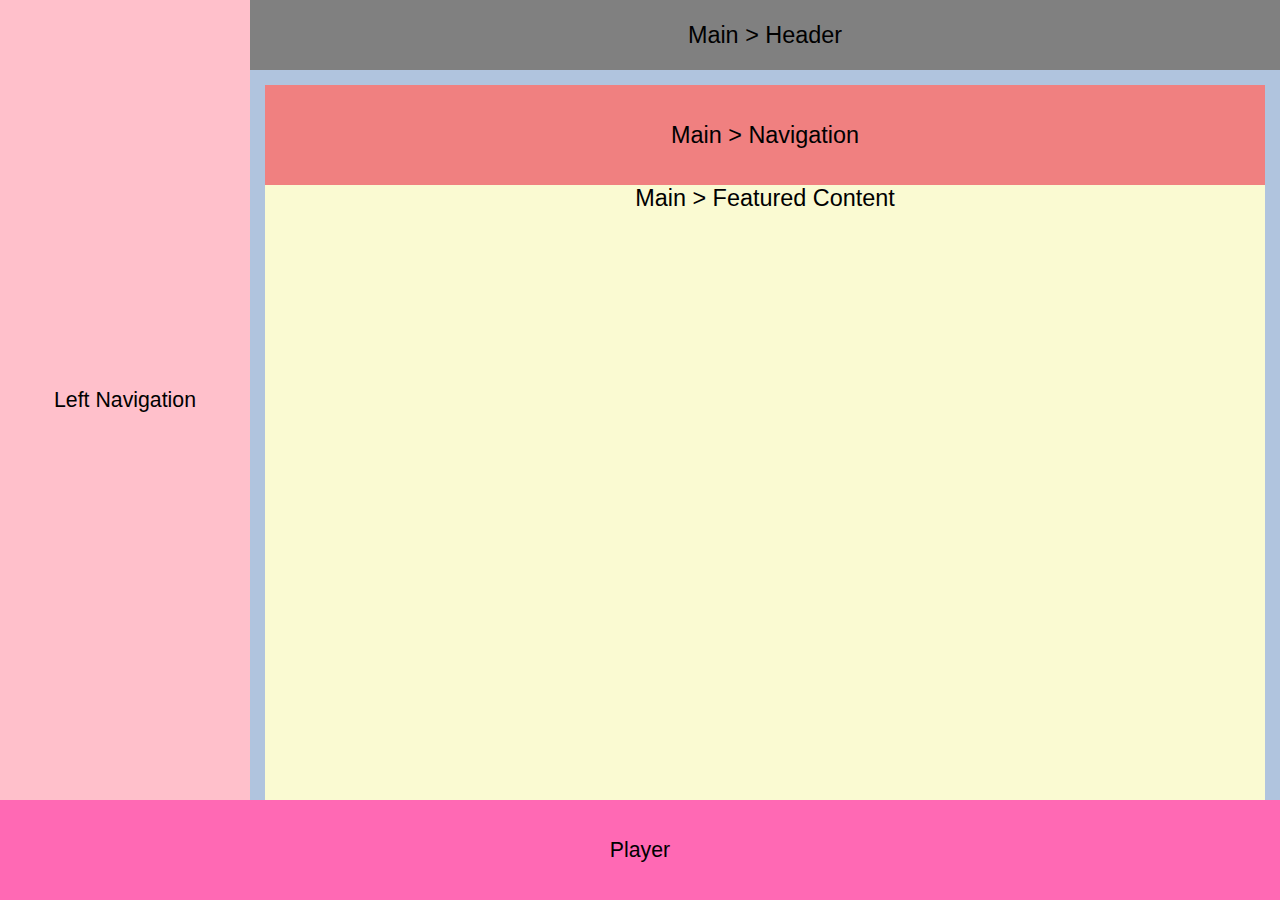
<file: hw02/01_cssgrid/hints/hint_2.html>
<html>
    <head>
        <title>Spotify Player</title>
        <link rel="stylesheet" href="hint_2.css">
        <meta name="viewport" content="width=device-width, initial-scale=1.0">
    </head>
    <body id="container">
        <aside id="sidebar">
            Left Navigation
        </aside>
        <main>
            <header>
                Main > Header
            </header>
            <nav>
                Main > Navigation
            </nav>
            <section id="featured-content">
                Main > Featured Content
            </section>
        </main>
        <footer>
            Player
        </footer>
    </body>
</html>
</file>
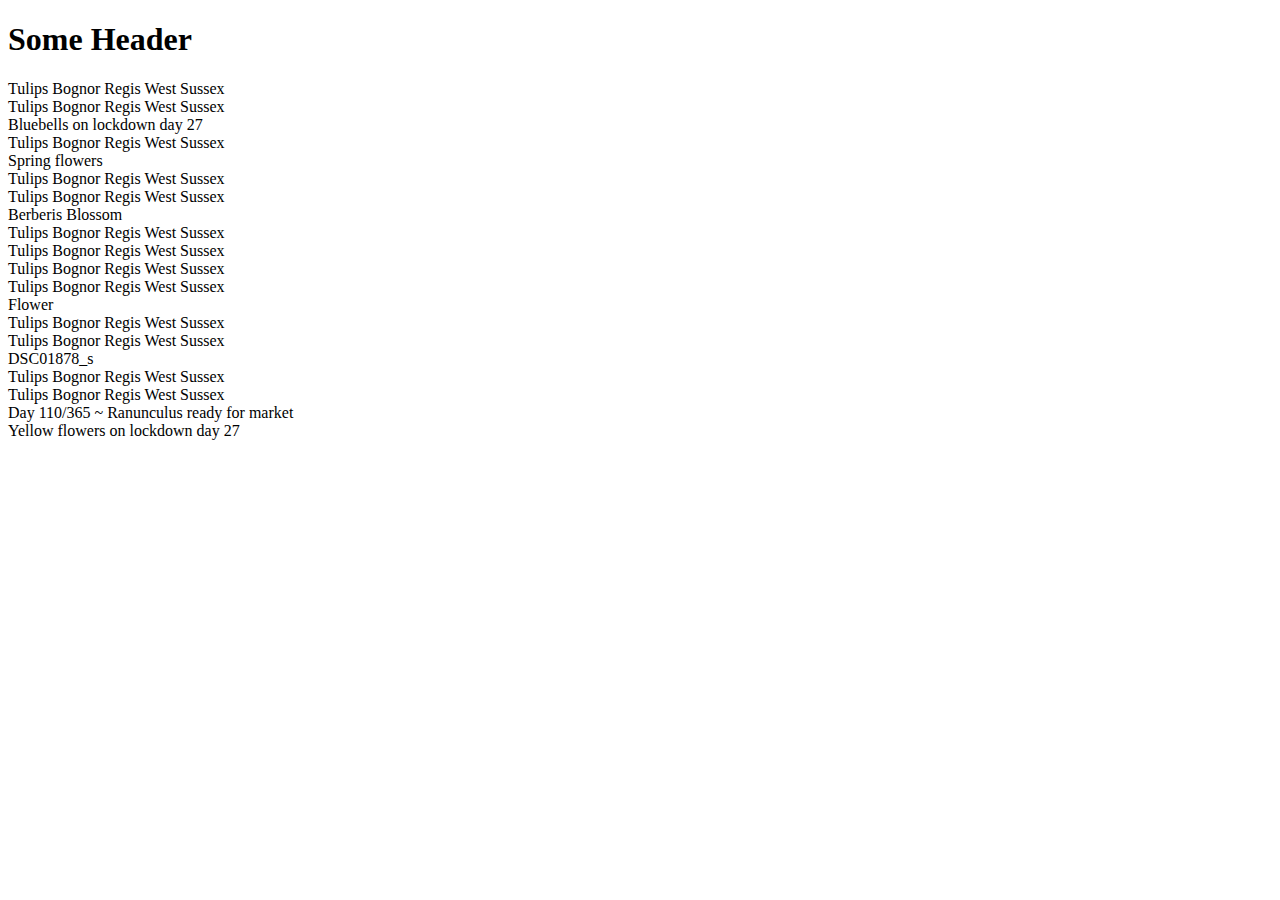
<file: hw02/02_flexbox/hints/hint_2.html>
<!DOCTYPE html>
<html lang="en" dir="ltr">
    <head>
        <meta charset="utf-8">
        <title>Image Gallery</title>
        <meta name="viewport" content="width=device-width, initial-scale=1.0">

    </head>
    <body>
        <nav>
            <h1>Some Header</h1>
        </nav>

        <main class="content">
            <section class="cards">
                <section class="card">
                    <div class="image-div" style="background-image: url('https://live.staticflickr.com/65535/49793205651_aced6f4866_b.jpg');"></div>
                    <div class="caption">Tulips Bognor Regis West Sussex</div>
                </section>
                <section class="card">
                    <div class="image-div" style="background-image: url('https://live.staticflickr.com/65535/49792659933_cc861d50b7_b.jpg');"></div>
                    <div class="caption">Tulips Bognor Regis West Sussex</div>
                </section>
                <section class="card">
                    <div class="image-div" style="background-image: url('https://live.staticflickr.com/65535/49792658778_ab3b1df5d1_b.jpg');"></div>
                    <div class="caption">Bluebells on lockdown day 27</div>
                </section>
                <section class="card">
                    <div class="image-div" style="background-image: url('https://live.staticflickr.com/65535/49792664528_f16513baec_b.jpg');"></div>
                    <div class="caption">Tulips Bognor Regis West Sussex</div>
                </section>
                <section class="card">
                    <div class="image-div" style="background-image: url('https://live.staticflickr.com/65535/49792676878_a659a56919_b.jpg');"></div>
                    <div class="caption">Spring flowers</div>
                </section>
                <section class="card">
                    <div class="image-div" style="background-image: url('https://live.staticflickr.com/65535/49793511297_b7967599c7_b.jpg');"></div>
                    <div class="caption">Tulips Bognor Regis West Sussex</div>
                </section>
                <section class="card">
                    <div class="image-div" style="background-image: url('https://live.staticflickr.com/65535/49792660018_34abca7618_b.jpg');"></div>
                    <div class="caption">Tulips Bognor Regis West Sussex</div>
                </section>
                <section class="card">
                    <div class="image-div" style="background-image: url('https://live.staticflickr.com/65535/49792629178_64acac5148_b.jpg');"></div>
                    <div class="caption">Berberis Blossom</div>
                </section>
                <section class="card">
                    <div class="image-div" style="background-image: url('https://live.staticflickr.com/65535/49793207236_51aa1f4269_b.jpg');"></div>
                    <div class="caption">Tulips Bognor Regis West Sussex</div>
                </section>
                <section class="card">
                    <div class="image-div" style="background-image: url('https://live.staticflickr.com/65535/49793219056_f2c5bb8621_b.jpg');"></div>
                    <div class="caption">Tulips Bognor Regis West Sussex</div>
                </section>
                <section class="card">
                    <div class="image-div" style="background-image: url('https://live.staticflickr.com/65535/49792658033_c9a55ebf42_b.jpg');"></div>
                    <div class="caption">Tulips Bognor Regis West Sussex</div>
                </section>
                <section class="card">
                    <div class="image-div" style="background-image: url('https://live.staticflickr.com/65535/49792660448_cd43d556df_b.jpg');"></div>
                    <div class="caption">Tulips Bognor Regis West Sussex</div>
                </section>
                <section class="card">
                    <div class="image-div" style="background-image: url('https://live.staticflickr.com/65535/49793209166_5b8a0ae5c6_b.jpg');"></div>
                    <div class="caption">Flower</div>
                </section>
                <section class="card">
                    <div class="image-div" style="background-image: url('https://live.staticflickr.com/65535/49793208726_f0ac1e6b81_b.jpg');"></div>
                    <div class="caption">Tulips Bognor Regis West Sussex</div>
                </section>
                <section class="card">
                    <div class="image-div" style="background-image: url('https://live.staticflickr.com/65535/49793523157_2e88b562aa_b.jpg');"></div>
                    <div class="caption">Tulips Bognor Regis West Sussex</div>
                </section>
                <section class="card">
                    <div class="image-div" style="background-image: url('https://live.staticflickr.com/65535/49793225756_ea2a82f362_b.jpg');"></div>
                    <div class="caption">DSC01878_s</div>
                </section>
                <section class="card">
                    <div class="image-div" style="background-image: url('https://live.staticflickr.com/65535/49793522892_1c9f798a53_b.jpg');"></div>
                    <div class="caption">Tulips Bognor Regis West Sussex</div>
                </section>
                <section class="card">
                    <div class="image-div" style="background-image: url('https://live.staticflickr.com/65535/49793205546_de43e99833_b.jpg');"></div>
                    <div class="caption">Tulips Bognor Regis West Sussex</div>
                </section>
                <section class="card">
                    <div class="image-div" style="background-image: url('https://live.staticflickr.com/65535/49793520882_b27b68994e_b.jpg');"></div>
                    <div class="caption">Day 110/365 ~ Ranunculus ready for market</div>
                </section>
                <section class="card">
                    <div class="image-div" style="background-image: url('https://live.staticflickr.com/65535/49793205051_6fafef1828_b.jpg');"></div>
                    <div class="caption">Yellow flowers on lockdown day 27</div>
                </section>
            </section>
        </main>
    </body>
</html>
</file>
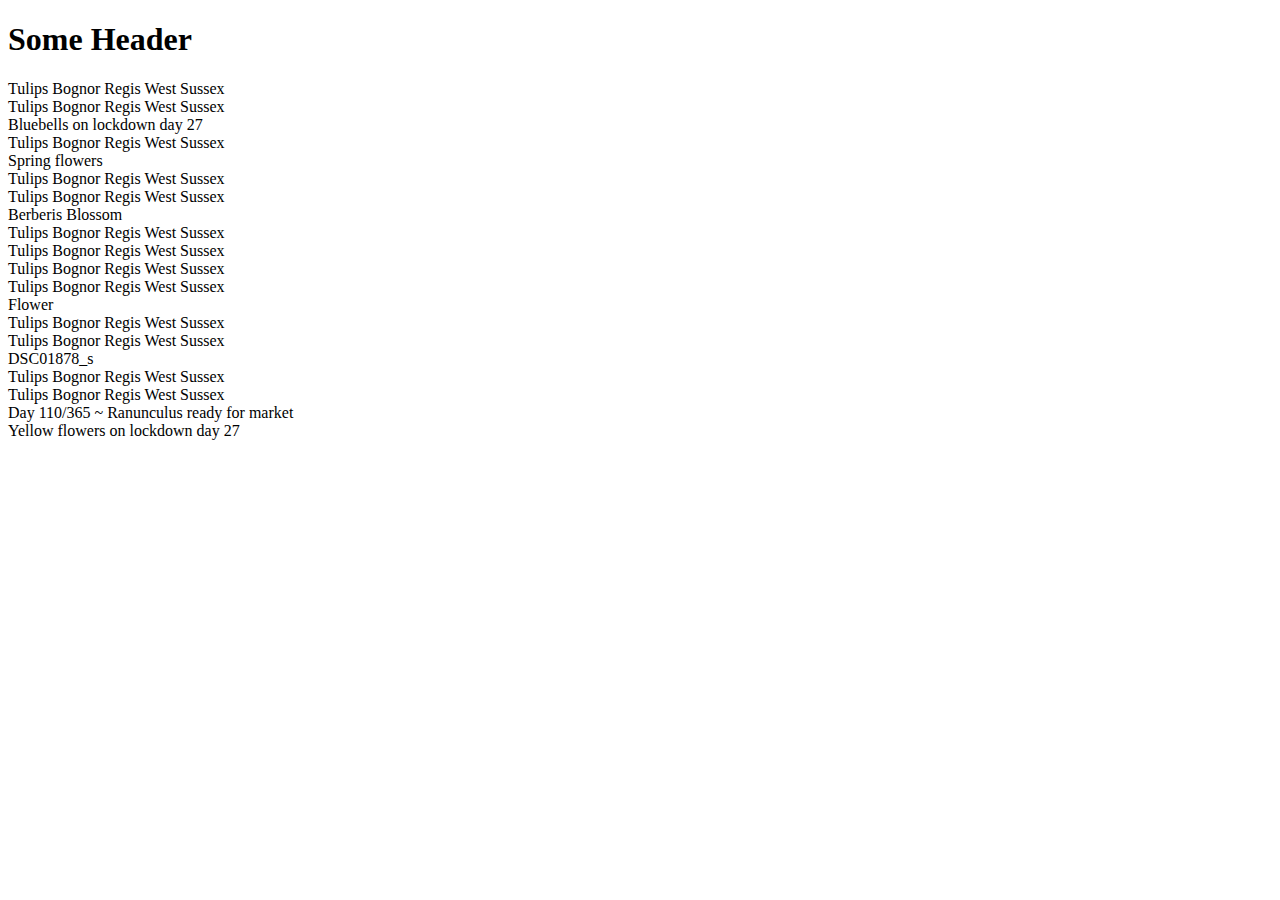
<file: hw02/02_flexbox/hints/hint_3.html>
<!DOCTYPE html>
<html lang="en" dir="ltr">
    <head>
        <meta charset="utf-8">
        <title>Image Gallery</title>
    </head>
    <body>
        <nav>
            <h1>Some Header</h1>
        </nav>

        <main class="content">
            <section class="cards">
                <section class="card">
                    <div>
                        <div class="image-div" style="background-image: url('https://live.staticflickr.com/65535/49793205651_aced6f4866_b.jpg');"></div>
                        <div class="caption">Tulips Bognor Regis West Sussex</div>
                    </div>
                </section>
                <section class="card">
                    <div>
                        <div class="image-div" style="background-image: url('https://live.staticflickr.com/65535/49792659933_cc861d50b7_b.jpg');"></div>
                        <div class="caption">Tulips Bognor Regis West Sussex</div>
                    </div>
                </section>
                <section class="card">
                    <div>
                        <div class="image-div" style="background-image: url('https://live.staticflickr.com/65535/49792658778_ab3b1df5d1_b.jpg');"></div>
                        <div class="caption">Bluebells on lockdown day 27</div>
                    </div>
                </section>
                <section class="card">
                    <div>
                        <div class="image-div" style="background-image: url('https://live.staticflickr.com/65535/49792664528_f16513baec_b.jpg');"></div>
                        <div class="caption">Tulips Bognor Regis West Sussex</div>
                    </div>
                </section>
                <section class="card">
                    <div>
                        <div class="image-div" style="background-image: url('https://live.staticflickr.com/65535/49792676878_a659a56919_b.jpg');"></div>
                        <div class="caption">Spring flowers</div>
                    </div>
                </section>
                <section class="card">
                    <div>
                        <div class="image-div" style="background-image: url('https://live.staticflickr.com/65535/49793511297_b7967599c7_b.jpg');"></div>
                        <div class="caption">Tulips Bognor Regis West Sussex</div>
                    </div>
                </section>
                <section class="card">
                    <div>
                        <div class="image-div" style="background-image: url('https://live.staticflickr.com/65535/49792660018_34abca7618_b.jpg');"></div>
                        <div class="caption">Tulips Bognor Regis West Sussex</div>
                    </div>
                </section>
                <section class="card">
                    <div>
                        <div class="image-div" style="background-image: url('https://live.staticflickr.com/65535/49792629178_64acac5148_b.jpg');"></div>
                        <div class="caption">Berberis Blossom</div>
                    </div>
                </section>
                <section class="card">
                    <div>
                        <div class="image-div" style="background-image: url('https://live.staticflickr.com/65535/49793207236_51aa1f4269_b.jpg');"></div>
                        <div class="caption">Tulips Bognor Regis West Sussex</div>
                    </div>
                </section>
                <section class="card">
                    <div>
                        <div class="image-div" style="background-image: url('https://live.staticflickr.com/65535/49793219056_f2c5bb8621_b.jpg');"></div>
                        <div class="caption">Tulips Bognor Regis West Sussex</div>
                    </div>
                </section>
                <section class="card">
                    <div>
                        <div class="image-div" style="background-image: url('https://live.staticflickr.com/65535/49792658033_c9a55ebf42_b.jpg');"></div>
                        <div class="caption">Tulips Bognor Regis West Sussex</div>
                    </div>
                </section>
                <section class="card">
                    <div>
                        <div class="image-div" style="background-image: url('https://live.staticflickr.com/65535/49792660448_cd43d556df_b.jpg');"></div>
                        <div class="caption">Tulips Bognor Regis West Sussex</div>
                    </div>
                </section>
                <section class="card">
                    <div>
                        <div class="image-div" style="background-image: url('https://live.staticflickr.com/65535/49793209166_5b8a0ae5c6_b.jpg');"></div>
                        <div class="caption">Flower</div>
                    </div>
                </section>
                <section class="card">
                    <div>
                        <div class="image-div" style="background-image: url('https://live.staticflickr.com/65535/49793208726_f0ac1e6b81_b.jpg');"></div>
                        <div class="caption">Tulips Bognor Regis West Sussex</div>
                    </div>
                </section>
                <section class="card">
                    <div>
                        <div class="image-div" style="background-image: url('https://live.staticflickr.com/65535/49793523157_2e88b562aa_b.jpg');"></div>
                        <div class="caption">Tulips Bognor Regis West Sussex</div>
                    </div>
                </section>
                <section class="card">
                    <div>
                        <div class="image-div" style="background-image: url('https://live.staticflickr.com/65535/49793225756_ea2a82f362_b.jpg');"></div>
                        <div class="caption">DSC01878_s</div>
                    </div>
                </section>
                <section class="card">
                    <div>
                        <div class="image-div" style="background-image: url('https://live.staticflickr.com/65535/49793522892_1c9f798a53_b.jpg');"></div>
                        <div class="caption">Tulips Bognor Regis West Sussex</div>
                    </div>
                </section>
                <section class="card">
                    <div>
                        <div class="image-div" style="background-image: url('https://live.staticflickr.com/65535/49793205546_de43e99833_b.jpg');"></div>
                        <div class="caption">Tulips Bognor Regis West Sussex</div>
                    </div>
                </section>
                <section class="card">
                    <div>
                        <div class="image-div" style="background-image: url('https://live.staticflickr.com/65535/49793520882_b27b68994e_b.jpg');"></div>
                        <div class="caption">Day 110/365 ~ Ranunculus ready for market</div>
                    </div>
                </section>
                <section class="card">
                    <div>
                        <div class="image-div" style="background-image: url('https://live.staticflickr.com/65535/49793205051_6fafef1828_b.jpg');"></div>
                        <div class="caption">Yellow flowers on lockdown day 27</div>
                    </div>
                </section>
            </section>
        </main>
    </body>
</html>
</file>
<file: hw01/css/styles.css>
/* Global styles
------------------------------------*/
html {
    box-sizing: border-box;
    /* background: #EEE; */
}
*, *:before, *:after {
    box-sizing: inherit;
}
a {
  color: black;
}
a:hover {
  color: white;
  text-decoration: italic;
}
h1 {
  font-size: 50px;
  line-height: 1;
  font-style: 'Roboto Mono', monospace
}
h2 {
  font-size: 25px;
  font-style: 'Roboto Mono', monospace
}
h3 {
  font-size: 15px;
}
body {
  display: flex;
}
/* grid + background colors */
.container {
  display: grid;
  grid-template-columns: auto auto;
  grid-template-rows: auto;
  grid-gap: 0px;
  grid-template-areas:
   "about about"
   "work work"
   "projects education"
   "footer footer ";
  min-height: 100vh;
}
.about {
  grid-area: about;
  background: #e63946;
  color: #f1faee;
  margin: 0;
  padding: 10px;
  font-family: 'Roboto Mono', monospace;
  line-height: 1.5;

}
.work {
  grid-area: work;
  background: tan;
  color: #1d3557;
  margin: 0;
  padding: 10px;
  font-family: 'Roboto', sans-serif;;
  line-height: 1.5;
}
.projects {
  grid-area: projects;
  background: #a8dadc;
  color: #1d3557;
  margin: 0;
  padding: 10px;
  font-family: 'Roboto', sans-serif;;
  line-height: 1.5;
}

.edu {
  grid-area: edu;
  background: #457b9d;
  color: #1d3557;
  margin: 0;
  padding: 10px;
  font-family: 'Roboto', sans-serif;;
  font-size: 25px;
  line-height: 1.5;
}
.footer {
  grid-area: footer;
  background: #1d3557;
  color: #f1faee;
  margin: 0;
  padding: 10px;
  font-family: 'Roboto', sans-serif;;
  line-height: 1.5;
  display: flex;
  align-items: center;
  justify-content: center;
}
.contact-list {
  list-style-type: none;
  padding: 0;
}
  .contact-list a {
    padding: 15px;
    display: inline-block;
  }
}
</file>
<file: hw03/css/gallery.css>
body {
    height:100%;
    margin:0;
    padding:0;
}
body * {
    box-sizing: border-box;
}

.cards {
    display: flex;
    flex-wrap: wrap;
    height: 100vh;
    margin: 0;
    padding: 0;
    padding-left: 20px;
    padding-bottom: 20px;
}

.card {
    width: calc(25% - 20px);
    height: calc(25% - 20px);
    min-height: 120px;
    background-size: cover;
    background-position: center;
    cursor: pointer;
    margin-right: 20px;
    margin-top: 20px;
}
.image:hover {
    opacity: 0.7;
}

/* Media Queries */
@media (max-width: 900px) {
    main .card { 
        width: calc(50% - 20px);
        height: calc(50vh - 20px);
    }
}

@media (max-width: 550px) {
    main .card { 
        width: calc(100% - 20px);
        height: 70vh;
    }
}
</file>
<file: hw03/css/carousel.css>
.featured_image {
    width: 100%;
    height: 100%;
    background-size: cover;
    background-position: center;
    cursor: pointer;
}


.next, .prev, .close {
    position: absolute;
    font-size: 2.5em;
    color: white;
    border-width: 0px;
    padding-bottom: 5px;
}
.close {
    background: none;
    top: 0vh;
    line-height: 1em;
    right: 0vh;
}
.next, .prev {
    background: rgba(255,255,255,0.2);
    border-radius: 60px;
    width: 60px;
    height: 60px;
}
.next:hover, .prev:hover, .close:hover {
    background: rgba(255,255,255,0.4);
}
.prev {
    top: 45vh;
    left: 2vw;
}
.next {
    top: 45vh;
    right: 2vw;
}
.preview {
    width: 100vw;
    height: 100vh;
    display: none;
    align-items: center;
    justify-content: center;
}
.preview.active {
    position: absolute;
    top: 0px;
    left: 0px;
    display: flex;
    background: rgba(255, 255, 255, 1);
}
</file>
<file: tutorial01/style.css>
body {
    font-family: Arial, Helvetica, sans-serif;
}
</file>
<file: hw02/01_cssgrid/layout.css>
* {
    box-sizing: border-box;
    /* color: white; */
    font-family: Arial;
    font-size: 1.1em;
}

body {
    display: grid;
    overflow: hidden;
    margin: 0px;
    /* 
    grid-template-columns: ??????;
    grid-template-rows: ??????;
    grid-template-areas:  ??????;
    */
    height: 100vh;
}


@media screen and (max-width: 700px) {
    /* Mobile styles go here */
}
</file>
<file: hw02/02_flexbox/css/gallery.css>
body {
    height:100%;
    margin:0;
    padding:0;
    font-family: Arial;
}
body * {
    box-sizing: border-box;
}
main {
    display: grid;
    grid-template-columns: 1fr;
    grid-template-rows: 60px calc(100vh - 60px);
    grid-template-areas:
       "menu"
       "gallery";
    height: 100vh;
}
nav {
    grid-area: menu;
}
.content {
    grid-area: gallery;
}

/**************/
/* NAVIGATION */
/**************/
nav {
    grid-area: menu;
    background: #222;
    position: fixed;
    width: 100%;
    height: 60px;
    line-height: 60px;
    color: white;
    z-index: 101;
    padding: 10px;
}
nav h1 {
    color: white;
    margin: 0px;
    line-height: 40px;
}

.cards {
    padding-top: 100px;
    display: flex;
    flex-wrap: wrap;
}

.card {
  width: 25%;
  padding: 10px;
}

.card > div {
  margin-right: 5px
  border: solid 1px grey;
  padding: 10px;
  border-radius: 5px;
}

.image-div {
  background-size: cover;
  width: 100%;
  height: 250px;
}

.caption {
  margin-top: 15px;
  margin-bottom: 30px;
  color: grey;
  display: flex;
  justify-content: center;
}

.card:hover > div {
  border: solid 1px black;
}
.card:hover .image-div{
  opacity: 0.8;
}
.card:hover .caption{
  color: black;
  font-weight: 700;
}


@media screen and (max-width: 1200px) {
  .card {
    width: 33.3%;
    padding: 10px;
  }
}

@media screen and (max-width: 900px) {
  .card {
    width: 50%;
    padding: 10px;
  }
  .image-div {
    height: 350px;
  }
}

@media screen and (max-width: 700px) {
  .card {
    width: 100%;
  }
  .image-div {
    height: 450px;
  }
}
</file>
<file: hw01/css/christina.css>
/*
COLOR PALETTE
https://coolors.co/f7fff7-343434-2f3061-ffe66d-a1c6d7
#F7FFF7 - almost white
#343434 - dark gray - almost black
#2F3061 - blue dark
#FFE66D - yellow
#A1C6D7 - blue light
*/


/* Global styles
------------------------------------*/
html {
  box-sizing: border-box;
}
*, *:before, *:after {
  box-sizing: inherit;
}

body {
  color: #343434;
  margin: 0;
  padding: 0;
  font-family: 'Montserrat', sans-serif;
  font-size: 15px;
  line-height: 1.5;
}
img {
  width: 300px;
}
a {
  color: #FFE66D;
}
a:hover {
  text-decoration: none;
}
h1 {
  font-size: 100px;
  line-height: 1;
}
h2 {
  font-size: 45px;
}
h1, h2 {
  font-family: 'Caveat', cursive;
  font-weight: 400;
  margin: 0;
}
.content-wrap {
  max-width: 800px;
  width: 85%;
  margin: 0 auto;
  padding: 60px 0;
}
h3 {
  margin-bottom: 0;
}
.item-details h3 + p {
  font-style: italic;
}
.item-details h3 ~ p {
  margin: 0;
}
.divider > section {
  border-bottom: 1px dashed #343434;
  padding: 25px 0;
}
.divider > section:last-of-type {
  border-bottom: none;
}


/* Profile
------------------------------------*/
header {
  background: #2F3061;
  color: #F7FFF7;
}


/* Projects
------------------------------------*/
.projects {
  background: #F7FFF7;
}
.projects a {
  color: #2F3061;
}
.projects .btn {
  color: #F7FFF7;
  background: #2F3061;
  text-decoration: none;
  padding: 8px;
  border-radius: 4px;
  display: inline-block;
}
.projects .btn:hover {
  background: rgba(47, 48, 97, 80%);
}
.project-item {
  overflow: hidden;
}
.project-item h3 {
  margin-top: 0;
}


/* Work Experience
------------------------------------*/
.work-experience {
  background: #A1C6D7;
}



/* Education
------------------------------------*/
.education {
  background-image: url(../images/joanna-kosinska-unsplash.jpg);
  background-size: cover;
  background-position: top right;
  padding-bottom: 100px;
}
.education p {
  width: 60%;
}


/* Contact Info
------------------------------------*/
footer {
  background: #343434;
  color: #F7FFF7;
}
.contact-list {
  list-style-type: none;
  padding: 0;
}
.contact-list a {
  padding: 15px;
  display: inline-block;
}


/* Responsive
------------------------------------*/
@media screen and (min-width:750px){
  header, footer {
    text-align: center;
  }
  .project-item img {
    float: left;
    margin-right: 20px;
  }

  .job-item {
    display: grid;
    grid-template-columns: 1fr 2fr;
    column-gap: 20px;
  }
  .contact-list {
    display: flex;
    justify-content: center;
  }
}

@media screen and (max-width:749px){
  h1 {
    font-size: 75px;
    line-height: 0.9;
    margin-bottom: 20px;
  }
  h2 {
    line-height: 1;
  }
  .contact-list a {
    color: white
    padding: 5px;
  }
}
</file>
<file: hw02/01_cssgrid/hints/hint_1.css>
* {
    box-sizing: border-box;
    color: white;
    font-family: Arial;
    font-size: 1.1em;
}

body {
    display: grid;
    overflow: hidden;
    margin: 0px;
    grid-template-columns: 250px auto;
    grid-template-rows: calc(100vh - 100px) 100px;
    grid-template-areas:
       "left main"
       "bottom bottom";
    height: 100vh;
}

header, nav, #featured-content, aside, footer {
    display: flex;
    align-items: center;
    justify-content: center;
}

aside {
    grid-area: left;
    background: pink;
}
main {
    grid-area: main;
    background: teal;
    overflow-y: auto;
    z-index: 1000;
}
footer {
    grid-area: bottom;
    background: hotpink;
}

header {
    background: grey;
    height: 70px;
    position: fixed;
    width: calc(100vw - 250px);
}

nav {
    margin-top: 70px;
    background: lightcoral;
    height: 100px;
}

#featured-content {
    background: lightgoldenrodyellow;
    min-height: 100vh;
    color: black;
    align-items: flex-start;
}


@media screen and (max-width: 700px) {
    
}
</file>
<file: hw02/01_cssgrid/hints/hint_2.css>
* {
    box-sizing: border-box;
    font-family: Arial;
    font-size: 1.1em;
}

body {
    display: grid;
    overflow: hidden;
    margin: 0px;
    grid-template-columns: 250px auto;
    grid-template-rows: calc(100vh - 100px) 100px;
    grid-template-areas:
       "left main"
       "bottom bottom";
    height: 100vh;
}

header, nav, #featured-content, aside, footer {
    display: flex;
    align-items: center;
    justify-content: center;
}

aside {
    grid-area: left;
    background: pink;
}
main {
    grid-area: main;
    background: lightsteelblue;
    overflow-y: auto;
    z-index: 1000;
    padding: 15px;
}
footer {
    grid-area: bottom;
    background: hotpink;
}

header {
    background: grey;
    height: 70px;
    position: fixed;
    width: calc(100vw - 250px);
    top: 0px;
    left: 250px;
}

nav {
    margin-top: 70px;
    background: lightcoral;
    height: 100px;
}

#featured-content {
    background: lightgoldenrodyellow;
    min-height: 100vh;
    color: black;
    align-items: flex-start;
}


@media screen and (max-width: 700px) {
    body {
        grid-template-columns: auto;
        grid-template-rows: calc(100vh - 100px) 100px;
        grid-template-areas:
           "main"
           "bottom";
        height: 100vh;
    }

    aside {
        display: none;
    }
    header {
        left: 0px;
        width: 100vw;
    }
}
</file>
